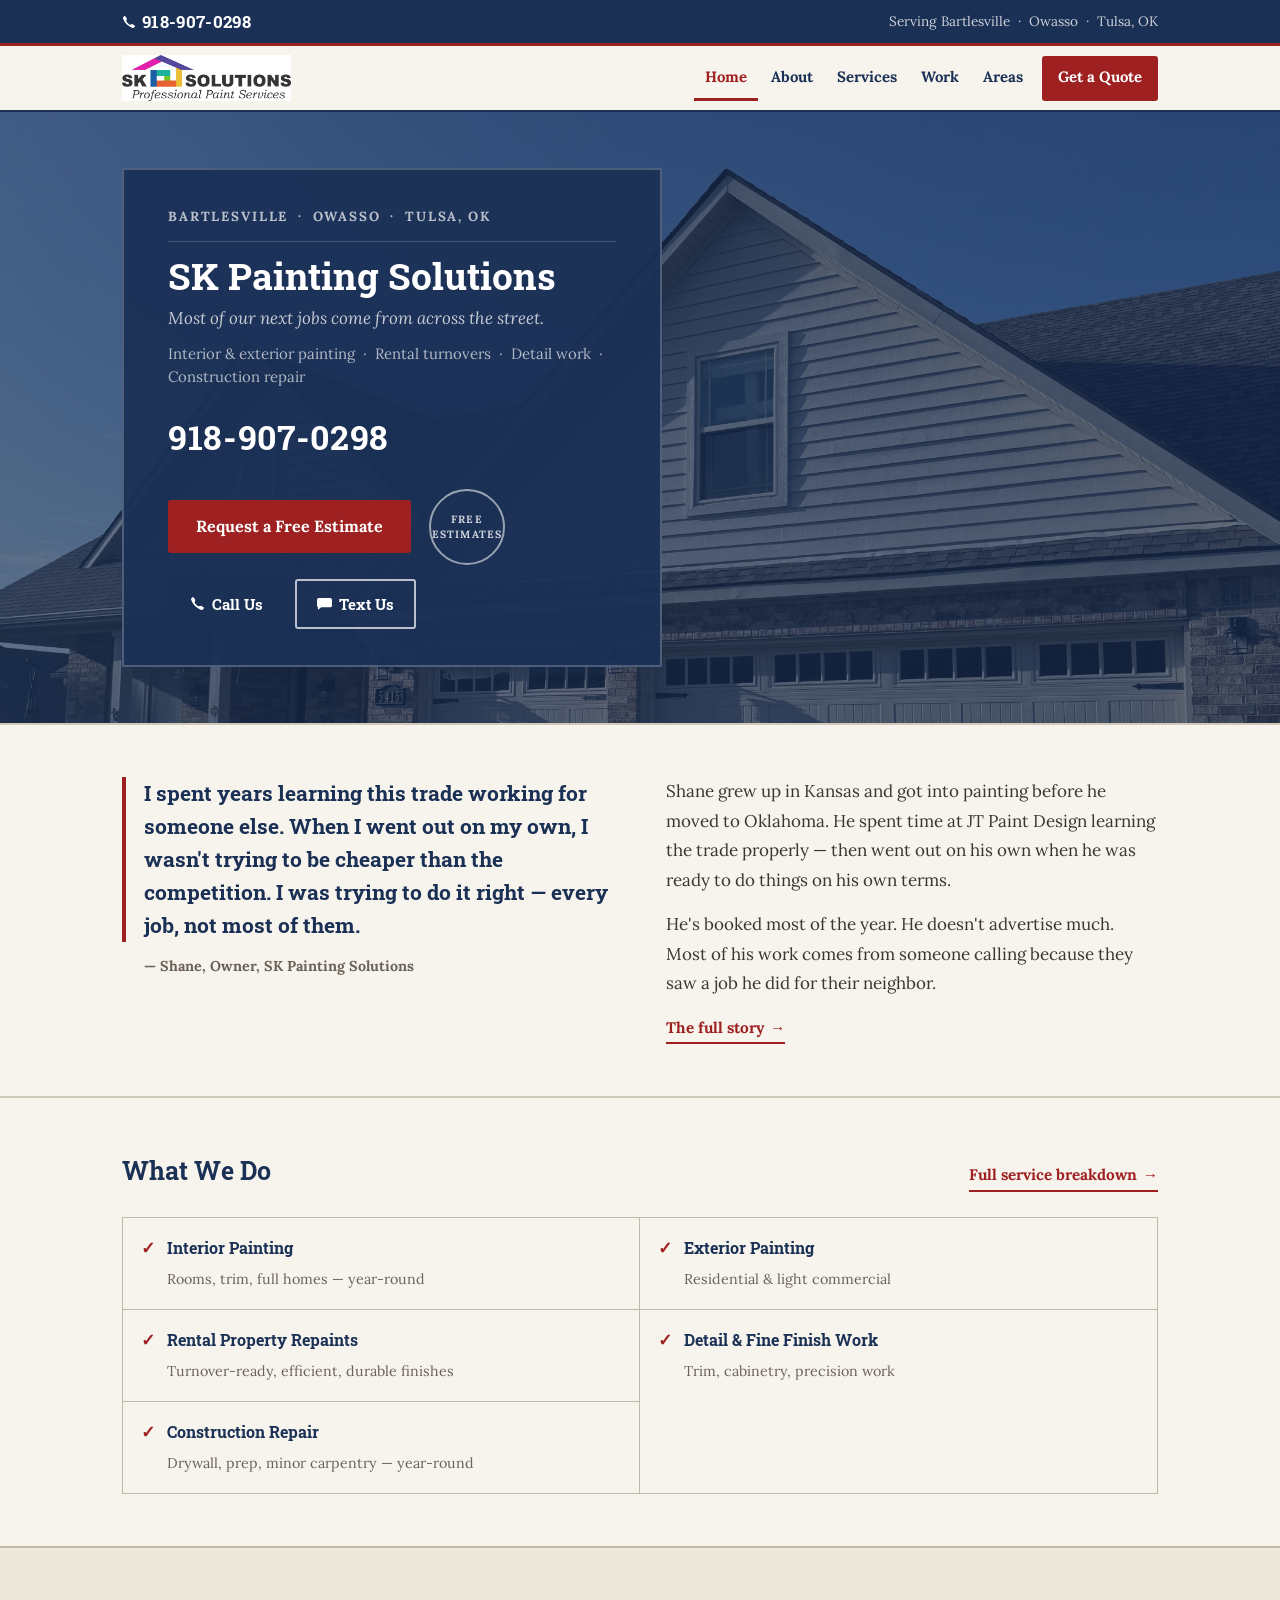
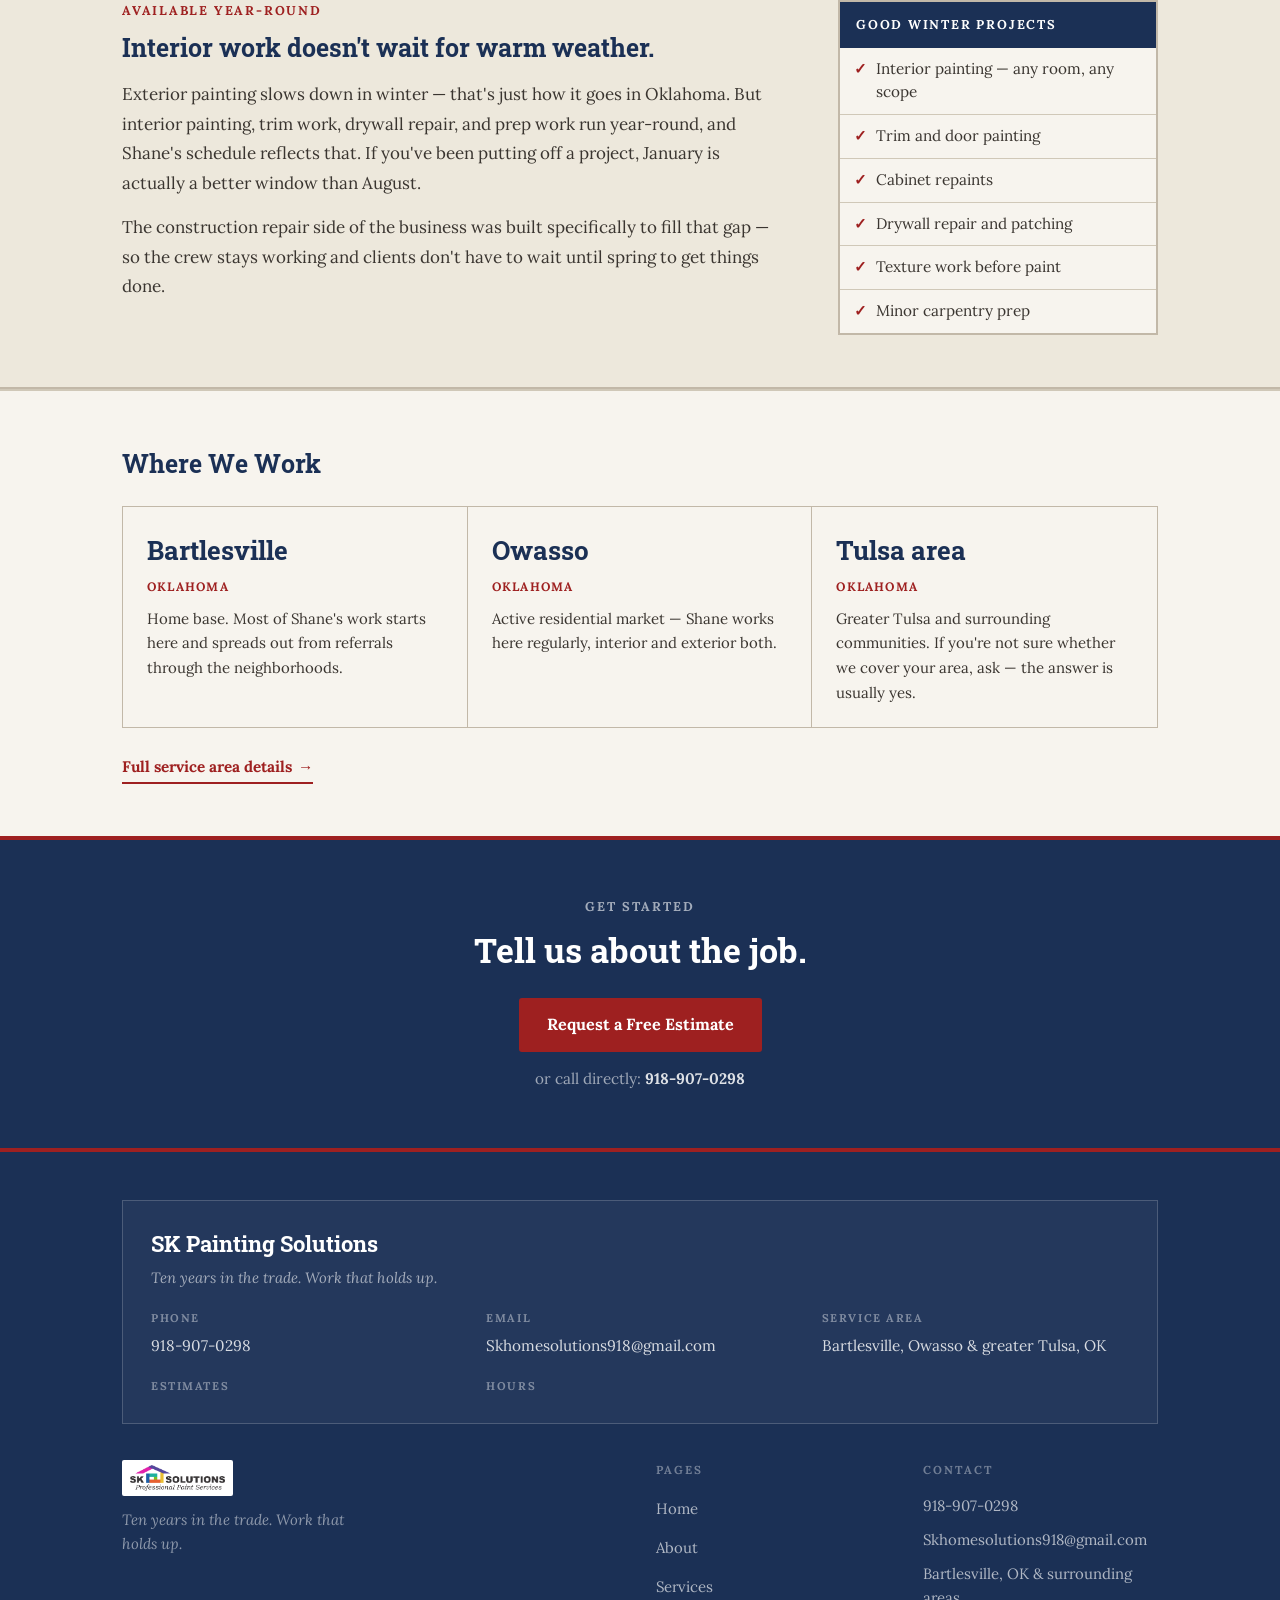
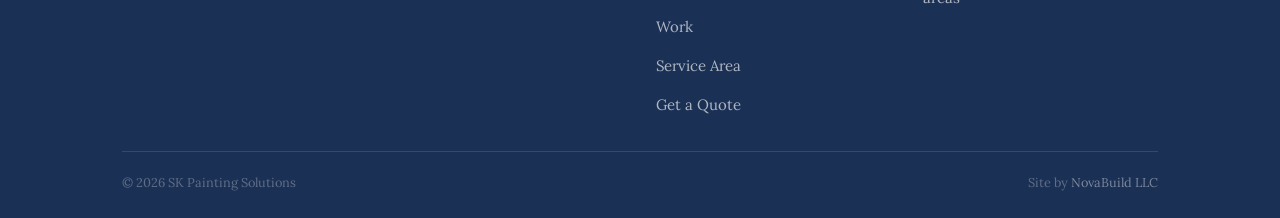
<file: index.html>
<!DOCTYPE html>
<html lang="en">
<head>
  <meta charset="UTF-8" />
  <meta name="viewport" content="width=device-width, initial-scale=1.0" />
  <title>SK Painting Solutions | Painting Contractor — Bartlesville, Owasso &amp; Tulsa, OK</title>
  <meta name="description" content="Local painting contractor serving Bartlesville, Owasso, and the greater Tulsa area. Interior and exterior painting, rental turnovers, fine detail work, and construction repair. Built on referrals." />

  <!-- Open Graph -->
  <meta property="og:title" content="SK Painting Solutions | Painting Contractor — Bartlesville, Owasso &amp; Tulsa, OK" />
  <meta property="og:description" content="Shane's been in the trade for ten years. Interior, exterior, rental turnovers, and detail work across Northeast Oklahoma." />
  <meta property="og:type" content="website" />
  <meta property="og:url" content="https://skpaintingsolutions.com/" />
  <link rel="canonical" href="https://skpaintingsolutions.com/" />

  <link rel="icon" href="data:image/svg+xml,%3Csvg xmlns='http://www.w3.org/2000/svg' viewBox='0 0 32 32'%3E%3Crect width='32' height='32' fill='%231B3055'/%3E%3Cpath d='M4 18 L16 6 L28 18 L25 18 L25 27 L7 27 L7 18Z' fill='none' stroke='%239E2020' stroke-width='1.6'/%3E%3C/svg%3E" type="image/svg+xml" />

  <!-- Google Fonts: Roboto Slab (headings) + Lora (body) -->
  <link rel="preconnect" href="https://fonts.googleapis.com" />
  <link rel="preconnect" href="https://fonts.gstatic.com" crossorigin />
  <link href="https://fonts.googleapis.com/css2?family=Lora:ital,wght@0,400;0,700;1,400&family=Roboto+Slab:wght@700&display=swap" rel="stylesheet" />

  <link rel="stylesheet" href="css/style.css" />

  <!-- GA4: drop measurement ID below when ready -->
  <!-- <script async src="https://www.googletagmanager.com/gtag/js?id=G-XXXXXXXXXX"></script>
  <script>window.dataLayer=window.dataLayer||[];function gtag(){dataLayer.push(arguments);}gtag('js',new Date());gtag('config','G-XXXXXXXXXX');</script> -->

  <!-- LocalBusiness / PaintingContractor schema -->
  <script type="application/ld+json">
  {
    "@context": "https://schema.org",
    "@type": "PaintingContractor",
    "name": "SK Painting Solutions",
    "description": "Painting contractor serving Bartlesville, Owasso, and the greater Tulsa area. Interior and exterior painting, rental turnovers, detail work, and construction repair.",
    "telephone": "918-907-0298",
    "email": "<!-- ADD EMAIL -->",
    "address": {
      "@type": "PostalAddress",
      "addressRegion": "OK",
      "addressCountry": "US"
    },
    "areaServed": [
      { "@type": "City", "name": "Bartlesville", "containedInPlace": { "@type": "State", "name": "Oklahoma" } },
      { "@type": "City", "name": "Owasso", "containedInPlace": { "@type": "State", "name": "Oklahoma" } },
      { "@type": "City", "name": "Tulsa", "containedInPlace": { "@type": "State", "name": "Oklahoma" } }
    ],
    "priceRange": "$$",
    "founder": { "@type": "Person", "name": "Shane" }
  }
  </script>
</head>
<body class="page-home">

  <!-- ====== TOP BAR ====== -->
  <div class="top-bar">
    <div class="wrap">
      <a href="tel:+19189070298" class="tb-phone">
        <svg viewBox="0 0 16 16" aria-hidden="true"><path d="M3.654 1.328a.678.678 0 0 0-1.015-.063L1.605 2.3c-.483.484-.661 1.169-.45 1.77a17.6 17.6 0 0 0 4.168 6.608 17.6 17.6 0 0 0 6.608 4.168c.601.211 1.286.033 1.77-.45l1.034-1.034a.678.678 0 0 0-.063-1.015l-2.307-1.794a.68.68 0 0 0-.58-.122l-2.19.547a1.745 1.745 0 0 1-1.657-.459L5.482 8.062a1.745 1.745 0 0 1-.46-1.657l.548-2.19a.68.68 0 0 0-.122-.58L3.654 1.328z"/></svg>
        918-907-0298
      </a>
      <span class="tb-area">Serving Bartlesville &nbsp;&middot;&nbsp; Owasso &nbsp;&middot;&nbsp; Tulsa, OK</span>
      <!-- TODO: Add "Licensed &amp; Insured" here once confirmed with Shane -->
    </div>
  </div>

  <!-- ====== NAV ====== -->
  <nav class="site-nav" role="navigation" aria-label="Main navigation">
    <div class="nav-inner">
      <a href="index.html" class="site-logo" aria-label="SK Painting Solutions — Home">
        <img src="assets/sk-logo.jpg" alt="SK Painting Solutions" class="site-logo-img">
      </a>
      <ul class="nav-links" role="list">
        <li><a href="index.html">Home</a></li>
        <li><a href="about.html">About</a></li>
        <li><a href="services.html">Services</a></li>
        <li><a href="work.html">Work</a></li>
        <li><a href="service-area.html">Areas</a></li>
        <li><a href="contact.html" class="nav-cta">Get a Quote</a></li>
      </ul>
      <button class="nav-hamburger" aria-label="Open menu" aria-expanded="false" aria-controls="mobile-panel">
        <span></span><span></span><span></span>
      </button>
    </div>
  </nav>

  <!-- ====== MOBILE NAV ====== -->
  <div class="nav-mobile-panel" id="mobile-panel" role="dialog" aria-label="Mobile navigation">
    <a href="index.html">Home</a>
    <a href="about.html">About</a>
    <a href="services.html">Services</a>
    <a href="work.html">Work</a>
    <a href="service-area.html">Areas</a>
    <a href="contact.html" class="nav-cta-mobile">Get a Quote</a>
    <a href="tel:+19189070298" class="nav-phone-mobile">918-907-0298</a>
  </div>
  <div class="nav-overlay" aria-hidden="true"></div>


  <main>

    <!-- ====== HERO ====== -->
    <section class="home-hero" aria-label="Hero">
      <img src="assets/hero-home.jpg" alt="" aria-hidden="true" loading="eager" class="hero-bg-img">
      <div class="hero-inner">
        <div class="hero-box">
          <span class="hero-eyebrow">Bartlesville &nbsp;&middot;&nbsp; Owasso &nbsp;&middot;&nbsp; Tulsa, OK</span>
          <h1>SK Painting Solutions</h1>
          <p class="hero-tagline">Most of our next jobs come from across the street.</p>
          <p class="hero-sub">Interior &amp; exterior painting &nbsp;&middot;&nbsp; Rental turnovers &nbsp;&middot;&nbsp; Detail work &nbsp;&middot;&nbsp; Construction repair</p>
          <a href="tel:+19189070298" class="hero-phone">918-907-0298</a>
          <div class="hero-actions">
            <a href="contact.html" class="btn-primary btn-clay">Request a Free Estimate</a>
            <span class="est-badge" aria-hidden="true">Free<br>Estimates</span>
          </div>
          <div class="hero-contact-btns">
            <a href="tel:+19189070298" class="btn-contact btn-contact--call">
              <svg viewBox="0 0 16 16" aria-hidden="true"><path d="M3.654 1.328a.678.678 0 0 0-1.015-.063L1.605 2.3c-.483.484-.661 1.169-.45 1.77a17.6 17.6 0 0 0 4.168 6.608 17.6 17.6 0 0 0 6.608 4.168c.601.211 1.286.033 1.77-.45l1.034-1.034a.678.678 0 0 0-.063-1.015l-2.307-1.794a.68.68 0 0 0-.58-.122l-2.19.547a1.745 1.745 0 0 1-1.657-.459L5.482 8.062a1.745 1.745 0 0 1-.46-1.657l.548-2.19a.68.68 0 0 0-.122-.58L3.654 1.328z"/></svg>
              Call Us
            </a>
            <a href="sms:+19189070298?body=Hi Shane, I saw your website and I'm interested in getting a quote from SK Painting Solutions." class="btn-contact btn-contact--text">
              <svg viewBox="0 0 16 16" aria-hidden="true"><path d="M0 4a2 2 0 0 1 2-2h12a2 2 0 0 1 2 2v6a2 2 0 0 1-2 2H4.5l-3 2.5A.5.5 0 0 1 1 14V12H2a2 2 0 0 1-2-2V4z"/></svg>
              Text Us
            </a>
          </div>
        </div>
      </div>
    </section>


    <!-- ====== ABOUT TEASER ====== -->
    <section class="home-about" aria-label="About Shane">
      <div class="wrap">
        <div class="about-quote-col">
          <p class="about-quote-text">I spent years learning this trade working for someone else. When I went out on my own, I wasn't trying to be cheaper than the competition. I was trying to do it right — every job, not most of them.</p>
          <span class="about-quote-attr">— Shane, Owner, SK Painting Solutions</span>
        </div>
        <div class="about-side">
          <p>Shane grew up in Kansas and got into painting before he moved to Oklahoma. He spent time at JT Paint Design learning the trade properly — then went out on his own when he was ready to do things on his own terms.</p>
          <p>He's booked most of the year. He doesn't advertise much. Most of his work comes from someone calling because they saw a job he did for their neighbor.</p>
          <a href="about.html" class="btn-arrow">The full story <span aria-hidden="true">→</span></a>
        </div>
      </div>
    </section>


    <!-- ====== SERVICES OVERVIEW ====== -->
    <section class="home-services" aria-label="Services">
      <div class="wrap">
        <div class="home-services-header">
          <h2>What We Do</h2>
          <a href="services.html" class="btn-arrow">Full service breakdown <span aria-hidden="true">→</span></a>
        </div>
        <div class="svc-checklist">
          <div class="svc-check-item">
            <span class="svc-check-icon">&#10003;</span>
            <div>
              <a href="services.html#interior"><span class="svc-name">Interior Painting</span></a>
              <span class="svc-desc">Rooms, trim, full homes — year-round</span>
            </div>
          </div>
          <div class="svc-check-item">
            <span class="svc-check-icon">&#10003;</span>
            <div>
              <a href="services.html#exterior"><span class="svc-name">Exterior Painting</span></a>
              <span class="svc-desc">Residential &amp; light commercial</span>
            </div>
          </div>
          <div class="svc-check-item">
            <span class="svc-check-icon">&#10003;</span>
            <div>
              <a href="services.html#rental"><span class="svc-name">Rental Property Repaints</span></a>
              <span class="svc-desc">Turnover-ready, efficient, durable finishes</span>
            </div>
          </div>
          <div class="svc-check-item">
            <span class="svc-check-icon">&#10003;</span>
            <div>
              <a href="services.html#detail"><span class="svc-name">Detail &amp; Fine Finish Work</span></a>
              <span class="svc-desc">Trim, cabinetry, precision work</span>
            </div>
          </div>
          <div class="svc-check-item">
            <span class="svc-check-icon">&#10003;</span>
            <div>
              <a href="services.html#repair"><span class="svc-name">Construction Repair</span></a>
              <span class="svc-desc">Drywall, prep, minor carpentry — year-round</span>
            </div>
          </div>
        </div>
      </div>
    </section>


    <!-- ====== SEASONAL / YEAR-ROUND ====== -->
    <section class="home-seasonal" aria-label="Year-round availability">
      <div class="wrap">
        <div class="seasonal-grid">
          <div class="seasonal-left">
            <span class="seasonal-eyebrow">Available year-round</span>
            <h2 class="seasonal-heading">Interior work doesn't wait for warm weather.</h2>
            <p class="seasonal-body">Exterior painting slows down in winter — that's just how it goes in Oklahoma. But interior painting, trim work, drywall repair, and prep work run year-round, and Shane's schedule reflects that. If you've been putting off a project, January is actually a better window than August.</p>
            <p class="seasonal-body">The construction repair side of the business was built specifically to fill that gap — so the crew stays working and clients don't have to wait until spring to get things done.</p>
          </div>
          <div class="seasonal-aside">
            <span class="seasonal-aside-label">Good winter projects</span>
            <ul>
              <li>Interior painting — any room, any scope</li>
              <li>Trim and door painting</li>
              <li>Cabinet repaints</li>
              <li>Drywall repair and patching</li>
              <li>Texture work before paint</li>
              <li>Minor carpentry prep</li>
            </ul>
          </div>
        </div>
      </div>
    </section>


    <!-- ====== SERVICE AREA CALLOUT ====== -->
    <section class="home-area" aria-label="Service area">
      <div class="wrap">
        <h2>Where We Work</h2>
        <div class="area-cities">
          <div class="area-city">
            <span class="area-city-name">Bartlesville</span>
            <span class="area-city-state">Oklahoma</span>
            <p class="area-city-desc">Home base. Most of Shane's work starts here and spreads out from referrals through the neighborhoods.</p>
          </div>
          <div class="area-city">
            <span class="area-city-name">Owasso</span>
            <span class="area-city-state">Oklahoma</span>
            <p class="area-city-desc">Active residential market — Shane works here regularly, interior and exterior both.</p>
          </div>
          <div class="area-city">
            <span class="area-city-name">Tulsa area</span>
            <span class="area-city-state">Oklahoma</span>
            <p class="area-city-desc">Greater Tulsa and surrounding communities. If you're not sure whether we cover your area, ask — the answer is usually yes.</p>
          </div>
        </div>
        <a href="service-area.html" class="btn-arrow">Full service area details <span aria-hidden="true">→</span></a>
      </div>
    </section>


    <!-- ====== CTA ====== -->
    <section class="home-cta" aria-label="Call to action">
      <div class="wrap">
        <span class="cta-eyebrow">Get started</span>
        <h2>Tell us about the job.</h2>
        <a href="contact.html" class="btn-primary btn-clay">Request a Free Estimate</a>
        <span class="cta-alt">or call directly: <a href="tel:+19189070298">918-907-0298</a></span>
      </div>
    </section>

  </main>


  <!-- ====== FOOTER ====== -->
  <footer class="site-footer" role="contentinfo">
    <div class="footer-inner">

      <div class="footer-biz-card">
        <p class="footer-biz-name">SK Painting Solutions</p>
        <p class="footer-biz-tagline">Ten years in the trade. Work that holds up.</p>
        <div class="footer-biz-details">
          <div class="footer-biz-item">
            <span class="footer-biz-label">Phone</span>
            <span class="footer-biz-val"><a href="tel:+19189070298">918-907-0298</a></span>
          </div>
          <div class="footer-biz-item">
            <span class="footer-biz-label">Email</span>
            <span class="footer-biz-val">Skhomesolutions918@gmail.com</span>
          </div>
          <div class="footer-biz-item">
            <span class="footer-biz-label">Service Area</span>
            <span class="footer-biz-val">Bartlesville, Owasso &amp; greater Tulsa, OK</span>
          </div>
          <div class="footer-biz-item">
            <span class="footer-biz-label">Estimates</span>
            <span class="footer-biz-val"><!-- TODO: Confirm free estimates --></span>
          </div>
          <div class="footer-biz-item">
            <span class="footer-biz-label">Hours</span>
            <span class="footer-biz-val"><!-- TODO: Add business hours --></span>
          </div>
        </div>
      </div>

      <div class="footer-main">
        <div class="footer-brand">
          <a href="index.html" class="site-logo" aria-label="SK Painting Solutions">
            <img src="assets/sk-logo.jpg" alt="SK Painting Solutions" class="site-logo-img">
          </a>
          <p class="footer-tagline">Ten years in the trade. Work that holds up.</p>
        </div>
        <nav class="footer-nav" aria-label="Footer navigation">
          <div class="footer-col">
            <span class="footer-col-label">Pages</span>
            <ul>
              <li><a href="index.html">Home</a></li>
              <li><a href="about.html">About</a></li>
              <li><a href="services.html">Services</a></li>
              <li><a href="work.html">Work</a></li>
              <li><a href="service-area.html">Service Area</a></li>
              <li><a href="contact.html">Get a Quote</a></li>
            </ul>
          </div>
          <div class="footer-col">
            <span class="footer-col-label">Contact</span>
            <ul>
              <li class="footer-contact-item"><a href="tel:+19189070298">918-907-0298</a></li>
              <li class="footer-contact-item"><a href="mailto:Skhomesolutions918@gmail.com">Skhomesolutions918@gmail.com</a></li>
              <li class="footer-contact-item">Bartlesville, OK &amp; surrounding areas</li>
            </ul>
          </div>
        </nav>
      </div>

      <div class="footer-bottom">
        <span>&copy; <span class="footer-year"></span> SK Painting Solutions</span>
        <span>Site by <a href="https://novabuildweb.com" target="_blank" rel="noopener noreferrer">NovaBuild LLC</a></span>
      </div>

    </div>
  </footer>

  <script src="js/main.js"></script>
</body>
</html>
</file>
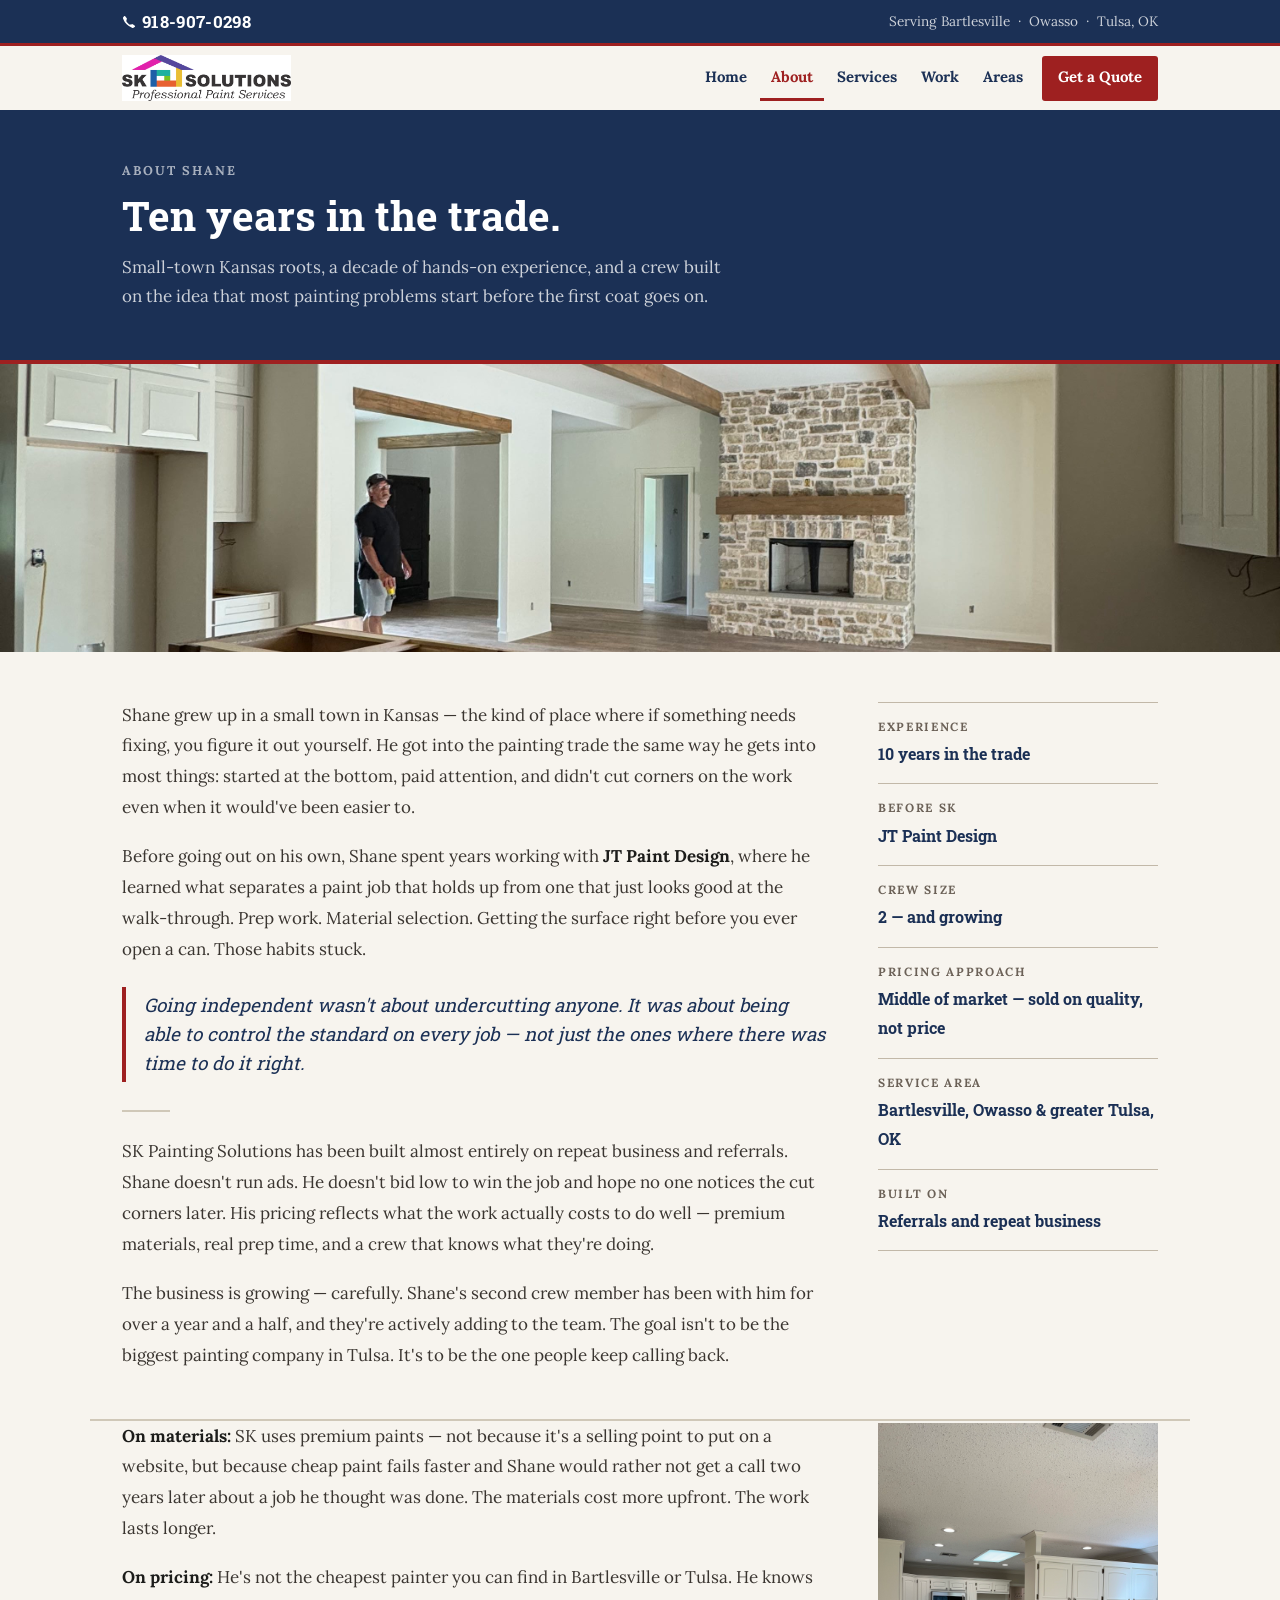
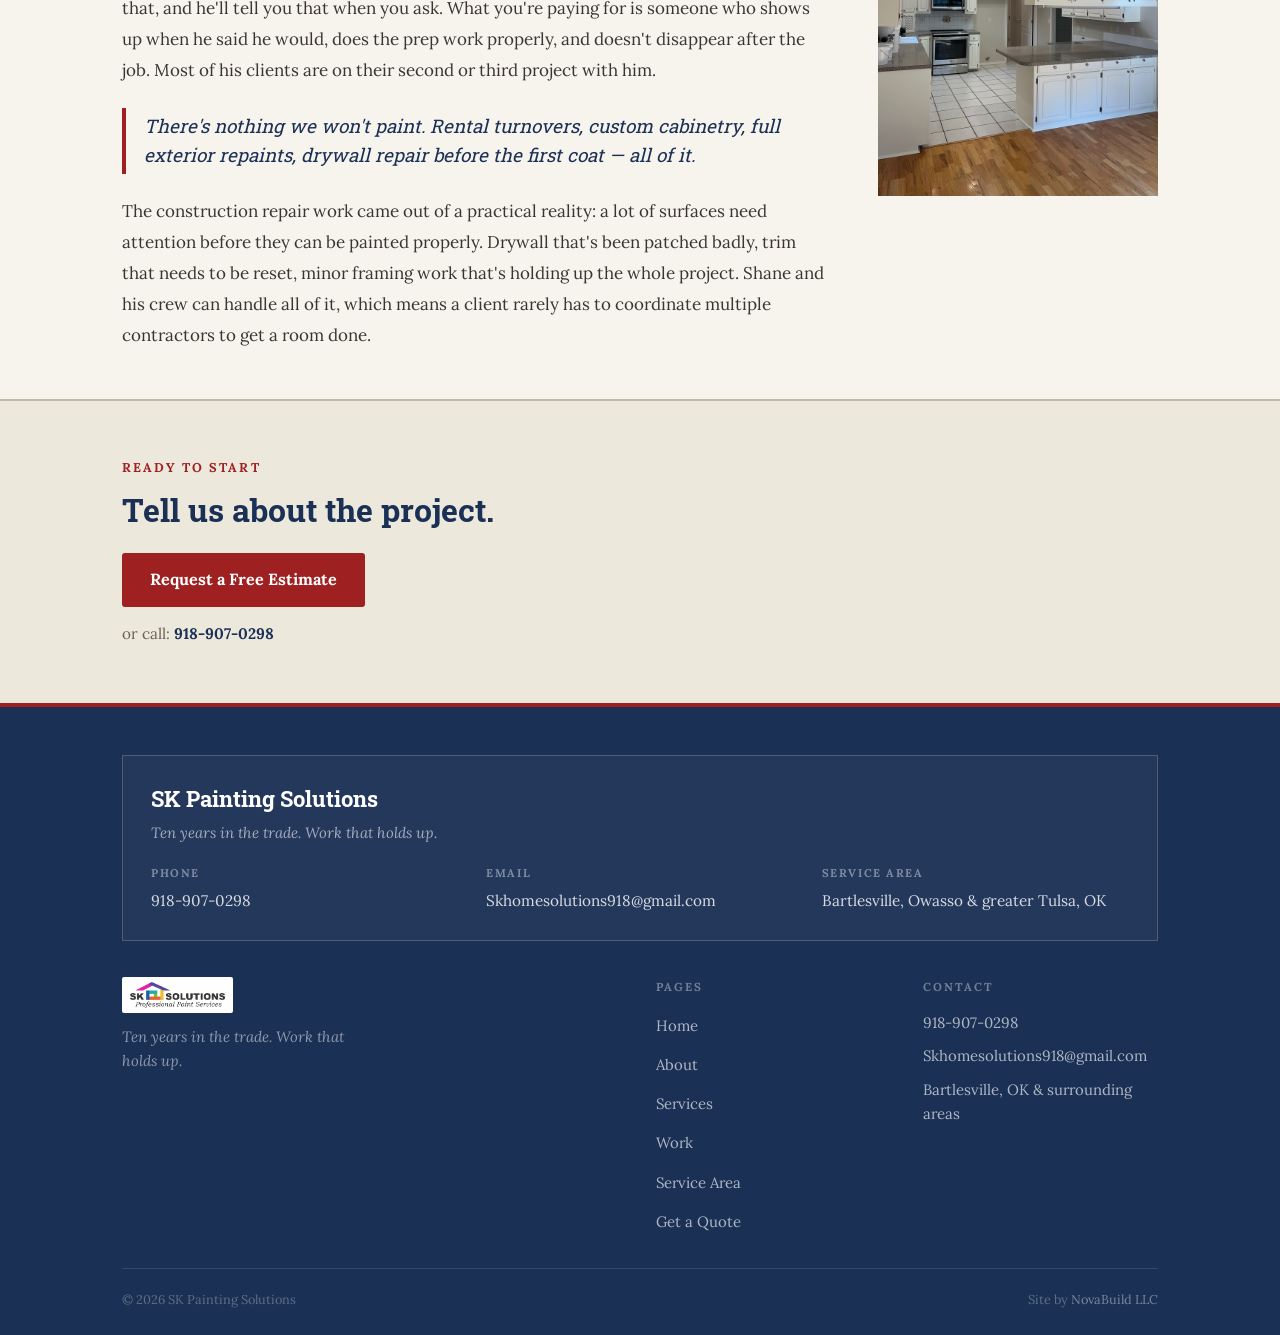
<file: about.html>
<!DOCTYPE html>
<html lang="en">
<head>
  <meta charset="UTF-8" />
  <meta name="viewport" content="width=device-width, initial-scale=1.0" />
  <title>About Shane | SK Painting Solutions — Northeast Oklahoma</title>
  <meta name="description" content="Shane has 10 years of experience in the painting trade, including time at JT Paint Design. He runs a small, quality-first crew across Bartlesville, Owasso, and the Tulsa area." />

  <meta property="og:title" content="About Shane | SK Painting Solutions" />
  <meta property="og:description" content="10 years in the trade. Built on referrals, not advertising. Shane's approach to painting is simple: do it right, use the right materials, and the work speaks for itself." />
  <meta property="og:type" content="website" />
  <meta property="og:url" content="https://skpaintingsolutions.com/about.html" />
  <link rel="canonical" href="https://skpaintingsolutions.com/about.html" />

  <link rel="icon" href="data:image/svg+xml,%3Csvg xmlns='http://www.w3.org/2000/svg' viewBox='0 0 32 32'%3E%3Crect width='32' height='32' fill='%231B3055'/%3E%3Cpath d='M4 18 L16 6 L28 18 L25 18 L25 27 L7 27 L7 18Z' fill='none' stroke='%239E2020' stroke-width='1.6'/%3E%3C/svg%3E" type="image/svg+xml" />

  <link rel="preconnect" href="https://fonts.googleapis.com" />
  <link rel="preconnect" href="https://fonts.gstatic.com" crossorigin />
  <link href="https://fonts.googleapis.com/css2?family=Lora:ital,wght@0,400;0,700;1,400&family=Roboto+Slab:wght@700&display=swap" rel="stylesheet" />

  <link rel="stylesheet" href="css/style.css" />

  <!-- GA4: drop measurement ID below when ready -->
  <!-- <script async src="https://www.googletagmanager.com/gtag/js?id=G-XXXXXXXXXX"></script>
  <script>window.dataLayer=window.dataLayer||[];function gtag(){dataLayer.push(arguments);}gtag('js',new Date());gtag('config','G-XXXXXXXXXX');</script> -->
</head>
<body class="page-about">

  <!-- ====== TOP BAR ====== -->
  <div class="top-bar">
    <div class="wrap">
      <a href="tel:+19189070298" class="tb-phone">
        <svg viewBox="0 0 16 16" aria-hidden="true"><path d="M3.654 1.328a.678.678 0 0 0-1.015-.063L1.605 2.3c-.483.484-.661 1.169-.45 1.77a17.6 17.6 0 0 0 4.168 6.608 17.6 17.6 0 0 0 6.608 4.168c.601.211 1.286.033 1.77-.45l1.034-1.034a.678.678 0 0 0-.063-1.015l-2.307-1.794a.68.68 0 0 0-.58-.122l-2.19.547a1.745 1.745 0 0 1-1.657-.459L5.482 8.062a1.745 1.745 0 0 1-.46-1.657l.548-2.19a.68.68 0 0 0-.122-.58L3.654 1.328z"/></svg>
        918-907-0298
      </a>
      <span class="tb-area">Serving Bartlesville &nbsp;&middot;&nbsp; Owasso &nbsp;&middot;&nbsp; Tulsa, OK</span>
    </div>
  </div>

  <!-- ====== NAV ====== -->
  <nav class="site-nav" role="navigation" aria-label="Main navigation">
    <div class="nav-inner">
      <a href="index.html" class="site-logo" aria-label="SK Painting Solutions — Home">
        <img src="assets/sk-logo.jpg" alt="SK Painting Solutions" class="site-logo-img">
      </a>
      <ul class="nav-links" role="list">
        <li><a href="index.html">Home</a></li>
        <li><a href="about.html">About</a></li>
        <li><a href="services.html">Services</a></li>
        <li><a href="work.html">Work</a></li>
        <li><a href="service-area.html">Areas</a></li>
        <li><a href="contact.html" class="nav-cta">Get a Quote</a></li>
      </ul>
      <button class="nav-hamburger" aria-label="Open menu" aria-expanded="false" aria-controls="mobile-panel">
        <span></span><span></span><span></span>
      </button>
    </div>
  </nav>

  <div class="nav-mobile-panel" id="mobile-panel" role="dialog" aria-label="Mobile navigation">
    <a href="index.html">Home</a>
    <a href="about.html">About</a>
    <a href="services.html">Services</a>
    <a href="work.html">Work</a>
    <a href="service-area.html">Areas</a>
    <a href="contact.html" class="nav-cta-mobile">Get a Quote</a>
    <a href="tel:+19189070298" class="nav-phone-mobile">918-907-0298</a>
  </div>
  <div class="nav-overlay" aria-hidden="true"></div>


  <main>

    <!-- ====== PAGE HEADER ====== -->
    <header class="page-header" aria-label="About page">
      <div class="wrap">
        <span class="page-header-eyebrow">About Shane</span>
        <h1>Ten years in the trade.</h1>
        <p class="page-header-lead">Small-town Kansas roots, a decade of hands-on experience, and a crew built on the idea that most painting problems start before the first coat goes on.</p>
      </div>
    </header>


    <!-- ====== HERO IMAGE ====== -->
    <div class="about-page-image">
      <img src="assets/work/work-1785.jpg" alt="Interior repaint in progress — open two-story great room" loading="lazy" />
    </div>


    <!-- ====== STORY BODY ====== -->
    <div class="about-body">
      <div class="about-text">
        <p>Shane grew up in a small town in Kansas — the kind of place where if something needs fixing, you figure it out yourself. He got into the painting trade the same way he gets into most things: started at the bottom, paid attention, and didn't cut corners on the work even when it would've been easier to.</p>

        <p>Before going out on his own, Shane spent years working with <strong>JT Paint Design</strong>, where he learned what separates a paint job that holds up from one that just looks good at the walk-through. Prep work. Material selection. Getting the surface right before you ever open a can. Those habits stuck.</p>

        <p class="pull-quote">Going independent wasn't about undercutting anyone. It was about being able to control the standard on every job — not just the ones where there was time to do it right.</p>

        <span class="about-section-break" aria-hidden="true"></span>

        <p>SK Painting Solutions has been built almost entirely on repeat business and referrals. Shane doesn't run ads. He doesn't bid low to win the job and hope no one notices the cut corners later. His pricing reflects what the work actually costs to do well — premium materials, real prep time, and a crew that knows what they're doing.</p>

        <p>The business is growing — carefully. Shane's second crew member has been with him for over a year and a half, and they're actively adding to the team. The goal isn't to be the biggest painting company in Tulsa. It's to be the one people keep calling back.</p>
      </div>

      <div class="about-sidebar" role="complementary" aria-label="At a glance">
        <div class="about-credential">
          <span class="cred-tag">Experience</span>
          <span class="cred-val">10 years in the trade</span>
        </div>
        <div class="about-credential">
          <span class="cred-tag">Before SK</span>
          <span class="cred-val">JT Paint Design</span>
        </div>
        <div class="about-credential">
          <span class="cred-tag">Crew size</span>
          <span class="cred-val">2 — and growing</span>
        </div>
        <div class="about-credential">
          <span class="cred-tag">Pricing approach</span>
          <span class="cred-val">Middle of market — sold on quality, not price</span>
        </div>
        <div class="about-credential">
          <span class="cred-tag">Service area</span>
          <span class="cred-val">Bartlesville, Owasso &amp; greater Tulsa, OK</span>
        </div>
        <div class="about-credential">
          <span class="cred-tag">Built on</span>
          <span class="cred-val">Referrals and repeat business</span>
        </div>
      </div>
    </div>


    <!-- ====== SECOND SECTION: Materials + Standards ====== -->
    <div class="about-body" style="padding-top: 0; border-top: 2px solid var(--rule);">
      <div class="about-text">
        <p><strong>On materials:</strong> SK uses premium paints — not because it's a selling point to put on a website, but because cheap paint fails faster and Shane would rather not get a call two years later about a job he thought was done. The materials cost more upfront. The work lasts longer.</p>

        <p><strong>On pricing:</strong> He's not the cheapest painter you can find in Bartlesville or Tulsa. He knows that, and he'll tell you that when you ask. What you're paying for is someone who shows up when he said he would, does the prep work properly, and doesn't disappear after the job. Most of his clients are on their second or third project with him.</p>

        <p class="pull-quote">There's nothing we won't paint. Rental turnovers, custom cabinetry, full exterior repaints, drywall repair before the first coat — all of it.</p>

        <p>The construction repair work came out of a practical reality: a lot of surfaces need attention before they can be painted properly. Drywall that's been patched badly, trim that needs to be reset, minor framing work that's holding up the whole project. Shane and his crew can handle all of it, which means a client rarely has to coordinate multiple contractors to get a room done.</p>
      </div>

      <div class="about-sidebar">
        <img src="assets/work/work-9897.jpg" alt="Kitchen cabinet repaint — white cabinets finished" loading="lazy" style="width:100%;height:100%;object-fit:cover;display:block;" />
      </div>
    </div>

  </main>


  <!-- ====== PAGE CTA ====== -->
  <section class="page-cta page-cta--left" aria-label="Call to action">
    <div class="wrap">
      <span class="cta-eyebrow">Ready to start</span>
      <h2>Tell us about the project.</h2>
      <a href="contact.html" class="btn-primary btn-clay">Request a Free Estimate</a>
      <span class="cta-alt">or call: <a href="tel:+19189070298">918-907-0298</a></span>
    </div>
  </section>


  <!-- ====== FOOTER ====== -->
  <footer class="site-footer" role="contentinfo">
    <div class="footer-inner">

      <div class="footer-biz-card">
        <p class="footer-biz-name">SK Painting Solutions</p>
        <p class="footer-biz-tagline">Ten years in the trade. Work that holds up.</p>
        <div class="footer-biz-details">
          <div class="footer-biz-item">
            <span class="footer-biz-label">Phone</span>
            <span class="footer-biz-val"><a href="tel:+19189070298">918-907-0298</a></span>
          </div>
          <div class="footer-biz-item">
            <span class="footer-biz-label">Email</span>
            <span class="footer-biz-val">Skhomesolutions918@gmail.com</span>
          </div>
          <div class="footer-biz-item">
            <span class="footer-biz-label">Service Area</span>
            <span class="footer-biz-val">Bartlesville, Owasso &amp; greater Tulsa, OK</span>
          </div>
        </div>
      </div>

      <div class="footer-main">
        <div class="footer-brand">
          <a href="index.html" class="site-logo" aria-label="SK Painting Solutions">
            <img src="assets/sk-logo.jpg" alt="SK Painting Solutions" class="site-logo-img">
          </a>
          <p class="footer-tagline">Ten years in the trade. Work that holds up.</p>
        </div>
        <nav class="footer-nav" aria-label="Footer navigation">
          <div class="footer-col">
            <span class="footer-col-label">Pages</span>
            <ul>
              <li><a href="index.html">Home</a></li>
              <li><a href="about.html">About</a></li>
              <li><a href="services.html">Services</a></li>
              <li><a href="work.html">Work</a></li>
              <li><a href="service-area.html">Service Area</a></li>
              <li><a href="contact.html">Get a Quote</a></li>
            </ul>
          </div>
          <div class="footer-col">
            <span class="footer-col-label">Contact</span>
            <ul>
              <li class="footer-contact-item"><a href="tel:+19189070298">918-907-0298</a></li>
              <li class="footer-contact-item"><a href="mailto:Skhomesolutions918@gmail.com">Skhomesolutions918@gmail.com</a></li>
              <li class="footer-contact-item">Bartlesville, OK &amp; surrounding areas</li>
            </ul>
          </div>
        </nav>
      </div>

      <div class="footer-bottom">
        <span>&copy; <span class="footer-year"></span> SK Painting Solutions</span>
        <span>Site by <a href="https://novabuildweb.com" target="_blank" rel="noopener noreferrer">NovaBuild LLC</a></span>
      </div>

    </div>
  </footer>

  <script src="js/main.js"></script>
</body>
</html>
</file>
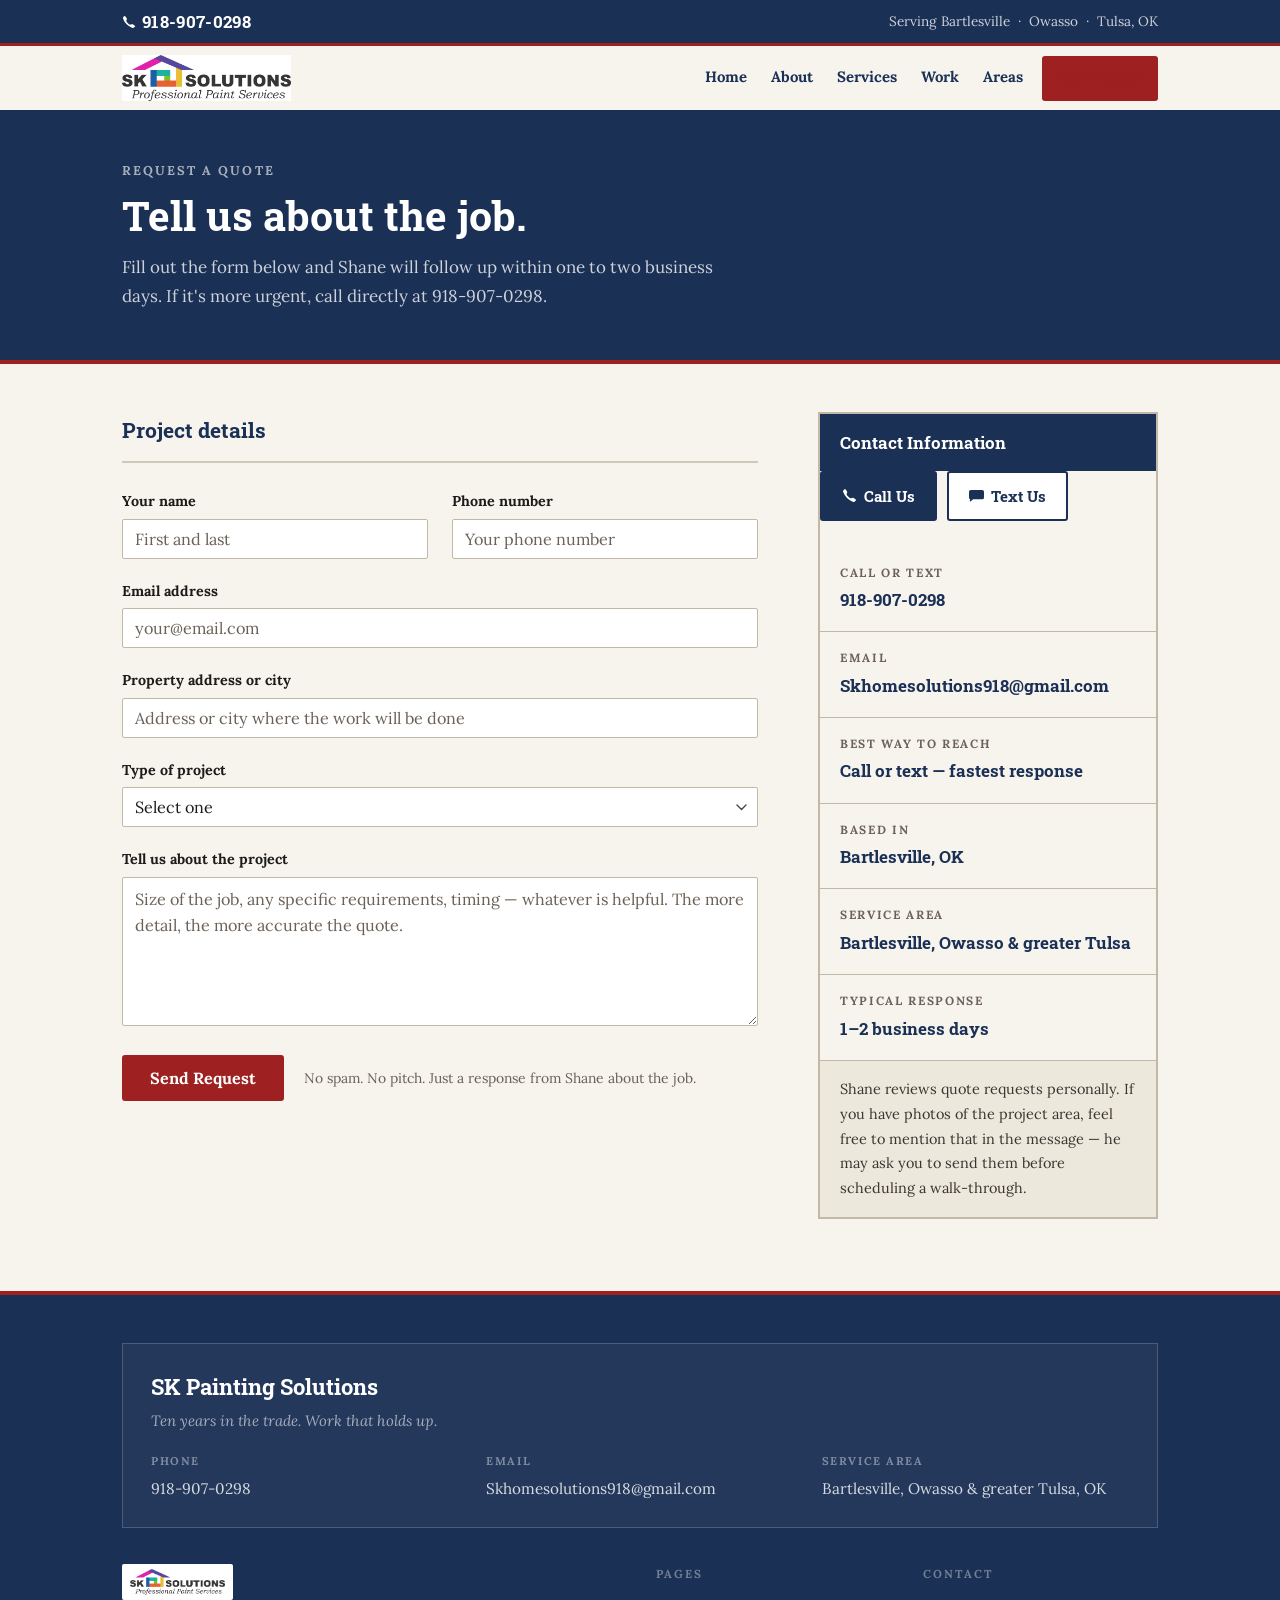
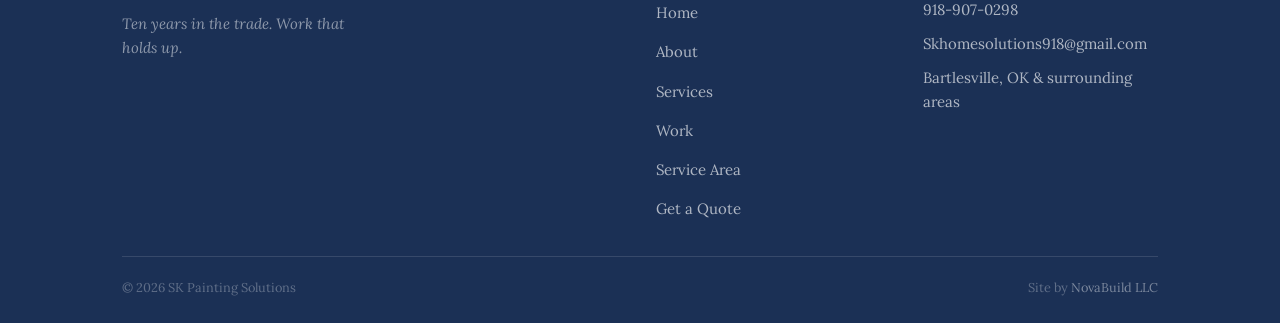
<file: contact.html>
<!DOCTYPE html>
<html lang="en">
<head>
  <meta charset="UTF-8" />
  <meta name="viewport" content="width=device-width, initial-scale=1.0" />
  <title>Get a Quote | SK Painting Solutions — Bartlesville, Owasso &amp; Tulsa, OK</title>
  <meta name="description" content="Request a quote from SK Painting Solutions. Interior and exterior painting, rental turnovers, and construction repair across Bartlesville, Owasso, and the Tulsa area." />

  <meta property="og:title" content="Get a Quote | SK Painting Solutions" />
  <meta property="og:description" content="Tell us about the project. Shane will follow up within 1–2 business days." />
  <meta property="og:type" content="website" />
  <meta property="og:url" content="https://skpaintingsolutions.com/contact.html" />
  <link rel="canonical" href="https://skpaintingsolutions.com/contact.html" />

  <link rel="icon" href="data:image/svg+xml,%3Csvg xmlns='http://www.w3.org/2000/svg' viewBox='0 0 32 32'%3E%3Crect width='32' height='32' fill='%231B3055'/%3E%3Cpath d='M4 18 L16 6 L28 18 L25 18 L25 27 L7 27 L7 18Z' fill='none' stroke='%239E2020' stroke-width='1.6'/%3E%3C/svg%3E" type="image/svg+xml" />

  <link rel="preconnect" href="https://fonts.googleapis.com" />
  <link rel="preconnect" href="https://fonts.gstatic.com" crossorigin />
  <link href="https://fonts.googleapis.com/css2?family=Lora:ital,wght@0,400;0,700;1,400&family=Roboto+Slab:wght@700&display=swap" rel="stylesheet" />

  <link rel="stylesheet" href="css/style.css" />

  <!-- GA4: drop measurement ID below when ready -->
  <!-- <script async src="https://www.googletagmanager.com/gtag/js?id=G-XXXXXXXXXX"></script>
  <script>window.dataLayer=window.dataLayer||[];function gtag(){dataLayer.push(arguments);}gtag('js',new Date());gtag('config','G-XXXXXXXXXX');</script> -->
</head>
<body class="page-contact">

  <!-- ====== TOP BAR ====== -->
  <div class="top-bar">
    <div class="wrap">
      <a href="tel:+19189070298" class="tb-phone">
        <svg viewBox="0 0 16 16" aria-hidden="true"><path d="M3.654 1.328a.678.678 0 0 0-1.015-.063L1.605 2.3c-.483.484-.661 1.169-.45 1.77a17.6 17.6 0 0 0 4.168 6.608 17.6 17.6 0 0 0 6.608 4.168c.601.211 1.286.033 1.77-.45l1.034-1.034a.678.678 0 0 0-.063-1.015l-2.307-1.794a.68.68 0 0 0-.58-.122l-2.19.547a1.745 1.745 0 0 1-1.657-.459L5.482 8.062a1.745 1.745 0 0 1-.46-1.657l.548-2.19a.68.68 0 0 0-.122-.58L3.654 1.328z"/></svg>
        918-907-0298
      </a>
      <span class="tb-area">Serving Bartlesville &nbsp;&middot;&nbsp; Owasso &nbsp;&middot;&nbsp; Tulsa, OK</span>
    </div>
  </div>

  <!-- ====== NAV ====== -->
  <nav class="site-nav" role="navigation" aria-label="Main navigation">
    <div class="nav-inner">
      <a href="index.html" class="site-logo" aria-label="SK Painting Solutions — Home">
        <img src="assets/sk-logo.jpg" alt="SK Painting Solutions" class="site-logo-img">
      </a>
      <ul class="nav-links" role="list">
        <li><a href="index.html">Home</a></li>
        <li><a href="about.html">About</a></li>
        <li><a href="services.html">Services</a></li>
        <li><a href="work.html">Work</a></li>
        <li><a href="service-area.html">Areas</a></li>
        <li><a href="contact.html" class="nav-cta">Get a Quote</a></li>
      </ul>
      <button class="nav-hamburger" aria-label="Open menu" aria-expanded="false" aria-controls="mobile-panel">
        <span></span><span></span><span></span>
      </button>
    </div>
  </nav>

  <div class="nav-mobile-panel" id="mobile-panel" role="dialog" aria-label="Mobile navigation">
    <a href="index.html">Home</a>
    <a href="about.html">About</a>
    <a href="services.html">Services</a>
    <a href="work.html">Work</a>
    <a href="service-area.html">Areas</a>
    <a href="contact.html" class="nav-cta-mobile">Get a Quote</a>
    <a href="tel:+19189070298" class="nav-phone-mobile">918-907-0298</a>
  </div>
  <div class="nav-overlay" aria-hidden="true"></div>


  <main>

    <!-- ====== PAGE HEADER ====== -->
    <header class="page-header" aria-label="Contact">
      <div class="wrap">
        <span class="page-header-eyebrow">Request a quote</span>
        <h1>Tell us about the job.</h1>
        <p class="page-header-lead">Fill out the form below and Shane will follow up within one to two business days. If it's more urgent, call directly at 918-907-0298.</p>
      </div>
    </header>


    <!-- ====== CONTACT LAYOUT ====== -->
    <div class="contact-layout">

      <!-- Form -->
      <div>

        <!-- Success message shown by JS if ?success=1 in URL after Netlify submission -->
        <div class="form-success" id="form-success" role="alert" aria-live="polite">
          <p><strong>Got it.</strong> Shane will be in touch within 1–2 business days. If you need to reach him sooner, call directly at 918-907-0298.</p>
        </div>

        <!--
          Netlify Forms setup:
          - data-netlify="true" enables Netlify form handling
          - name attribute must match the hidden form-name input value
          - action redirects to this same page with ?success=1 so the JS shows the success message
        -->
        <form
          id="quote-form"
          name="quote-request"
          method="POST"
          data-netlify="true"
          action="/contact.html?success=1"
          aria-label="Request a quote"
        >
          <!-- Required by Netlify Forms -->
          <input type="hidden" name="form-name" value="quote-request" />

          <p class="quote-form-heading">Project details</p>

          <div class="form-row">
            <div class="form-group">
              <label for="name">Your name</label>
              <input
                type="text"
                id="name"
                name="name"
                placeholder="First and last"
                autocomplete="name"
                required
              />
            </div>
            <div class="form-group">
              <label for="phone">Phone number</label>
              <input
                type="tel"
                id="phone"
                name="phone"
                placeholder="Your phone number"
                autocomplete="tel"
                required
              />
            </div>
          </div>

          <div class="form-group">
            <label for="email">Email address</label>
            <input
              type="email"
              id="email"
              name="email"
              placeholder="your@email.com"
              autocomplete="email"
              required
            />
          </div>

          <div class="form-group">
            <label for="address">Property address or city</label>
            <input
              type="text"
              id="address"
              name="address"
              placeholder="Address or city where the work will be done"
              autocomplete="street-address"
            />
          </div>

          <div class="form-group">
            <label for="project-type">Type of project</label>
            <select id="project-type" name="project-type" required>
              <option value="" disabled selected>Select one</option>
              <option value="interior-painting">Interior Painting</option>
              <option value="exterior-painting">Exterior Painting</option>
              <option value="rental-repaint">Rental Property Repaint</option>
              <option value="detail-finish">Detail / Fine Finish Work (trim, cabinets)</option>
              <option value="construction-repair">Construction Repair (drywall, carpentry)</option>
              <option value="multiple">Multiple services</option>
              <option value="not-sure">Not sure yet — need a conversation</option>
            </select>
          </div>

          <div class="form-group">
            <label for="message">Tell us about the project</label>
            <textarea
              id="message"
              name="message"
              placeholder="Size of the job, any specific requirements, timing — whatever is helpful. The more detail, the more accurate the quote."
              rows="5"
            ></textarea>
          </div>

          <div class="form-submit-row">
            <button type="submit" class="btn-primary btn-clay">Send Request</button>
            <p class="form-notice">No spam. No pitch. Just a response from Shane about the job.</p>
          </div>

        </form>
      </div>

      <!-- Info panel -->
      <aside class="contact-info-panel" aria-label="Direct contact information">
        <div class="contact-info-panel-head">Contact Information</div>

        <div class="contact-direct-btns">
          <a href="tel:+19189070298" class="btn-contact btn-contact--call">
            <svg viewBox="0 0 16 16" aria-hidden="true"><path d="M3.654 1.328a.678.678 0 0 0-1.015-.063L1.605 2.3c-.483.484-.661 1.169-.45 1.77a17.6 17.6 0 0 0 4.168 6.608 17.6 17.6 0 0 0 6.608 4.168c.601.211 1.286.033 1.77-.45l1.034-1.034a.678.678 0 0 0-.063-1.015l-2.307-1.794a.68.68 0 0 0-.58-.122l-2.19.547a1.745 1.745 0 0 1-1.657-.459L5.482 8.062a1.745 1.745 0 0 1-.46-1.657l.548-2.19a.68.68 0 0 0-.122-.58L3.654 1.328z"/></svg>
            Call Us
          </a>
          <a href="sms:+19189070298?body=Hi Shane, I saw your website and I'm interested in getting a quote from SK Painting Solutions." class="btn-contact btn-contact--text">
            <svg viewBox="0 0 16 16" aria-hidden="true"><path d="M0 4a2 2 0 0 1 2-2h12a2 2 0 0 1 2 2v6a2 2 0 0 1-2 2H4.5l-3 2.5A.5.5 0 0 1 1 14V12H2a2 2 0 0 1-2-2V4z"/></svg>
            Text Us
          </a>
        </div>

        <div class="contact-info-block">
          <span class="contact-info-label">Call or text</span>
          <span class="contact-info-val">
            <a href="tel:+19189070298">918-907-0298</a>
          </span>
        </div>
        <div class="contact-info-block">
          <span class="contact-info-label">Email</span>
          <span class="contact-info-val">
            <a href="mailto:Skhomesolutions918@gmail.com">Skhomesolutions918@gmail.com</a>
          </span>
        </div>
        <div class="contact-info-block">
          <span class="contact-info-label">Best way to reach</span>
          <span class="contact-info-val">Call or text — fastest response</span>
        </div>
        <div class="contact-info-block">
          <span class="contact-info-label">Based in</span>
          <span class="contact-info-val">Bartlesville, OK</span>
        </div>
        <div class="contact-info-block">
          <span class="contact-info-label">Service area</span>
          <span class="contact-info-val">Bartlesville, Owasso &amp; greater Tulsa</span>
        </div>
        <div class="contact-info-block">
          <span class="contact-info-label">Typical response</span>
          <span class="contact-info-val">1–2 business days</span>
        </div>
        <p class="contact-response-note">Shane reviews quote requests personally. If you have photos of the project area, feel free to mention that in the message — he may ask you to send them before scheduling a walk-through.</p>
      </aside>

    </div>

  </main>


  <!-- ====== FOOTER ====== -->
  <footer class="site-footer" role="contentinfo">
    <div class="footer-inner">

      <div class="footer-biz-card">
        <p class="footer-biz-name">SK Painting Solutions</p>
        <p class="footer-biz-tagline">Ten years in the trade. Work that holds up.</p>
        <div class="footer-biz-details">
          <div class="footer-biz-item">
            <span class="footer-biz-label">Phone</span>
            <span class="footer-biz-val"><a href="tel:+19189070298">918-907-0298</a></span>
          </div>
          <div class="footer-biz-item">
            <span class="footer-biz-label">Email</span>
            <span class="footer-biz-val">Skhomesolutions918@gmail.com</span>
          </div>
          <div class="footer-biz-item">
            <span class="footer-biz-label">Service Area</span>
            <span class="footer-biz-val">Bartlesville, Owasso &amp; greater Tulsa, OK</span>
          </div>
        </div>
      </div>

      <div class="footer-main">
        <div class="footer-brand">
          <a href="index.html" class="site-logo" aria-label="SK Painting Solutions">
            <img src="assets/sk-logo.jpg" alt="SK Painting Solutions" class="site-logo-img">
          </a>
          <p class="footer-tagline">Ten years in the trade. Work that holds up.</p>
        </div>
        <nav class="footer-nav" aria-label="Footer navigation">
          <div class="footer-col">
            <span class="footer-col-label">Pages</span>
            <ul>
              <li><a href="index.html">Home</a></li>
              <li><a href="about.html">About</a></li>
              <li><a href="services.html">Services</a></li>
              <li><a href="work.html">Work</a></li>
              <li><a href="service-area.html">Service Area</a></li>
              <li><a href="contact.html">Get a Quote</a></li>
            </ul>
          </div>
          <div class="footer-col">
            <span class="footer-col-label">Contact</span>
            <ul>
              <li class="footer-contact-item"><a href="tel:+19189070298">918-907-0298</a></li>
              <li class="footer-contact-item"><a href="mailto:Skhomesolutions918@gmail.com">Skhomesolutions918@gmail.com</a></li>
              <li class="footer-contact-item">Bartlesville, OK &amp; surrounding areas</li>
            </ul>
          </div>
        </nav>
      </div>

      <div class="footer-bottom">
        <span>&copy; <span class="footer-year"></span> SK Painting Solutions</span>
        <span>Site by <a href="https://novabuildweb.com" target="_blank" rel="noopener noreferrer">NovaBuild LLC</a></span>
      </div>

    </div>
  </footer>

  <script src="js/main.js"></script>
</body>
</html>
</file>
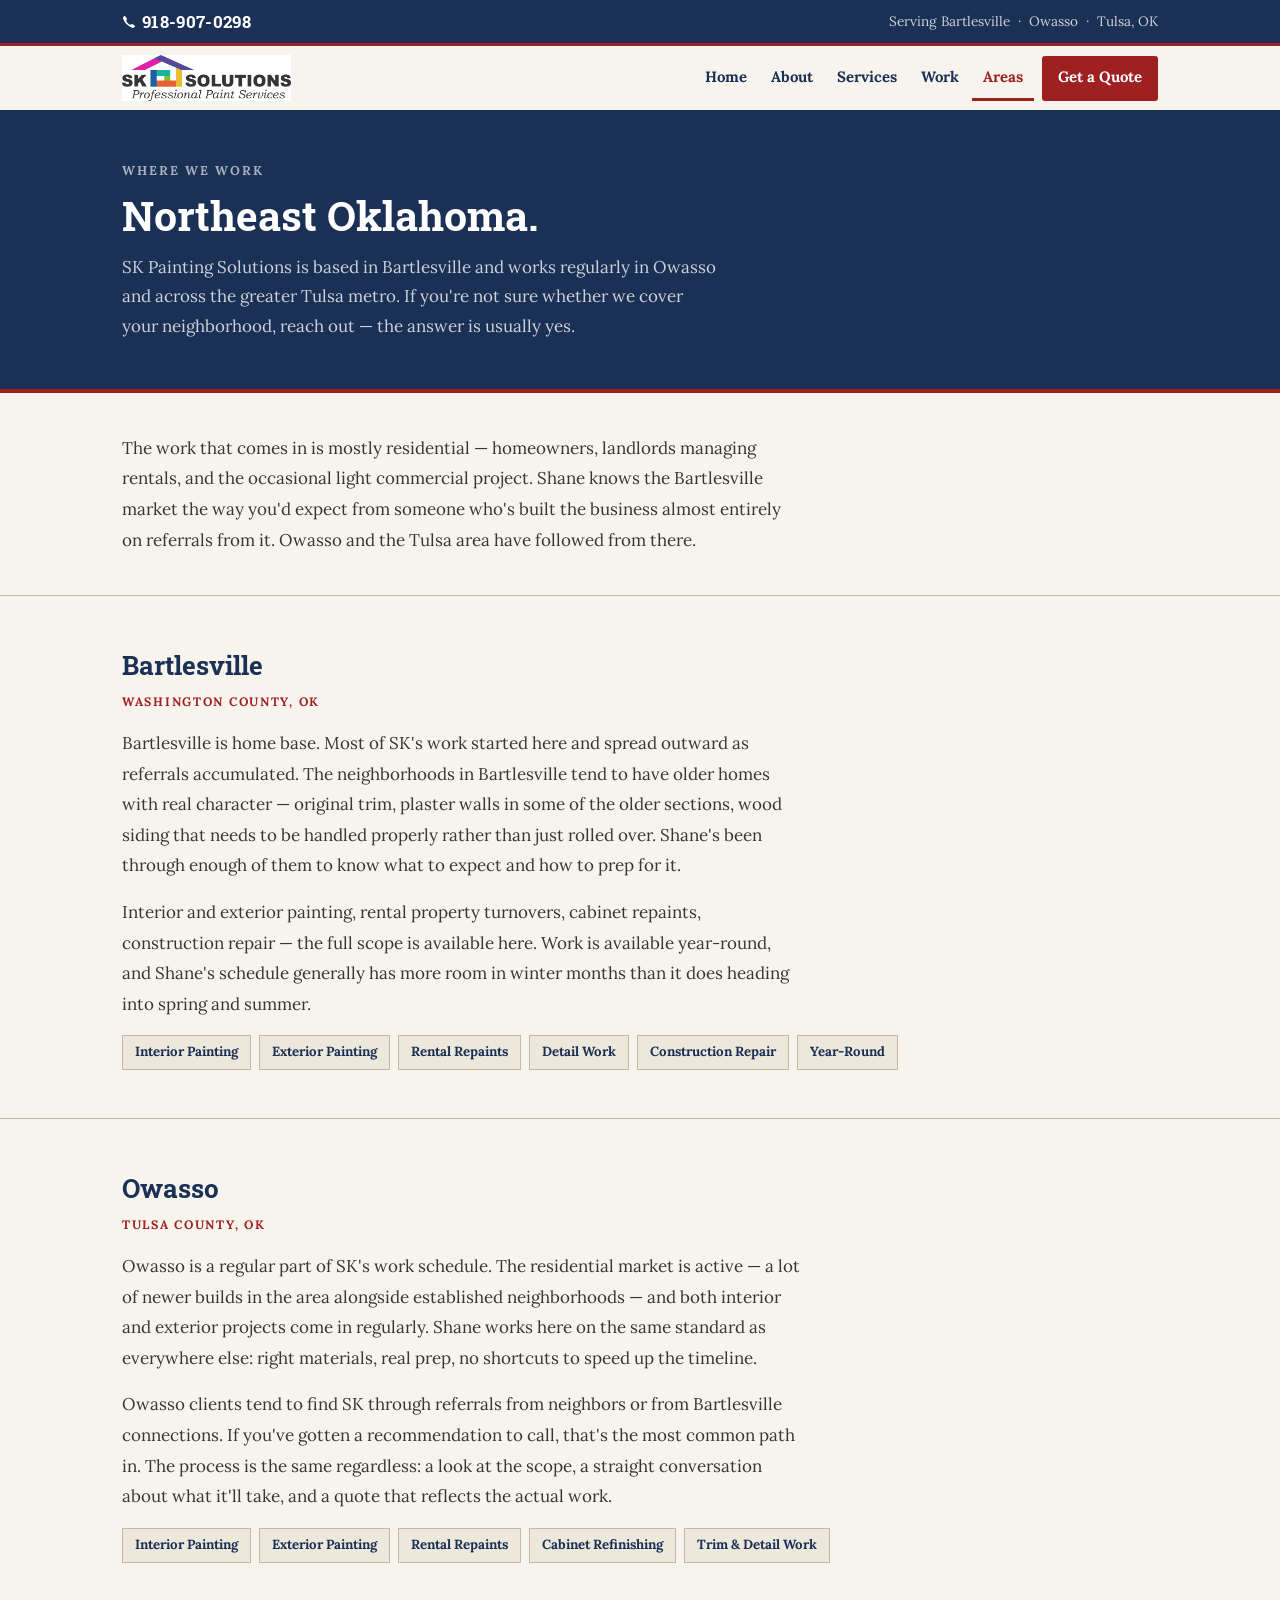
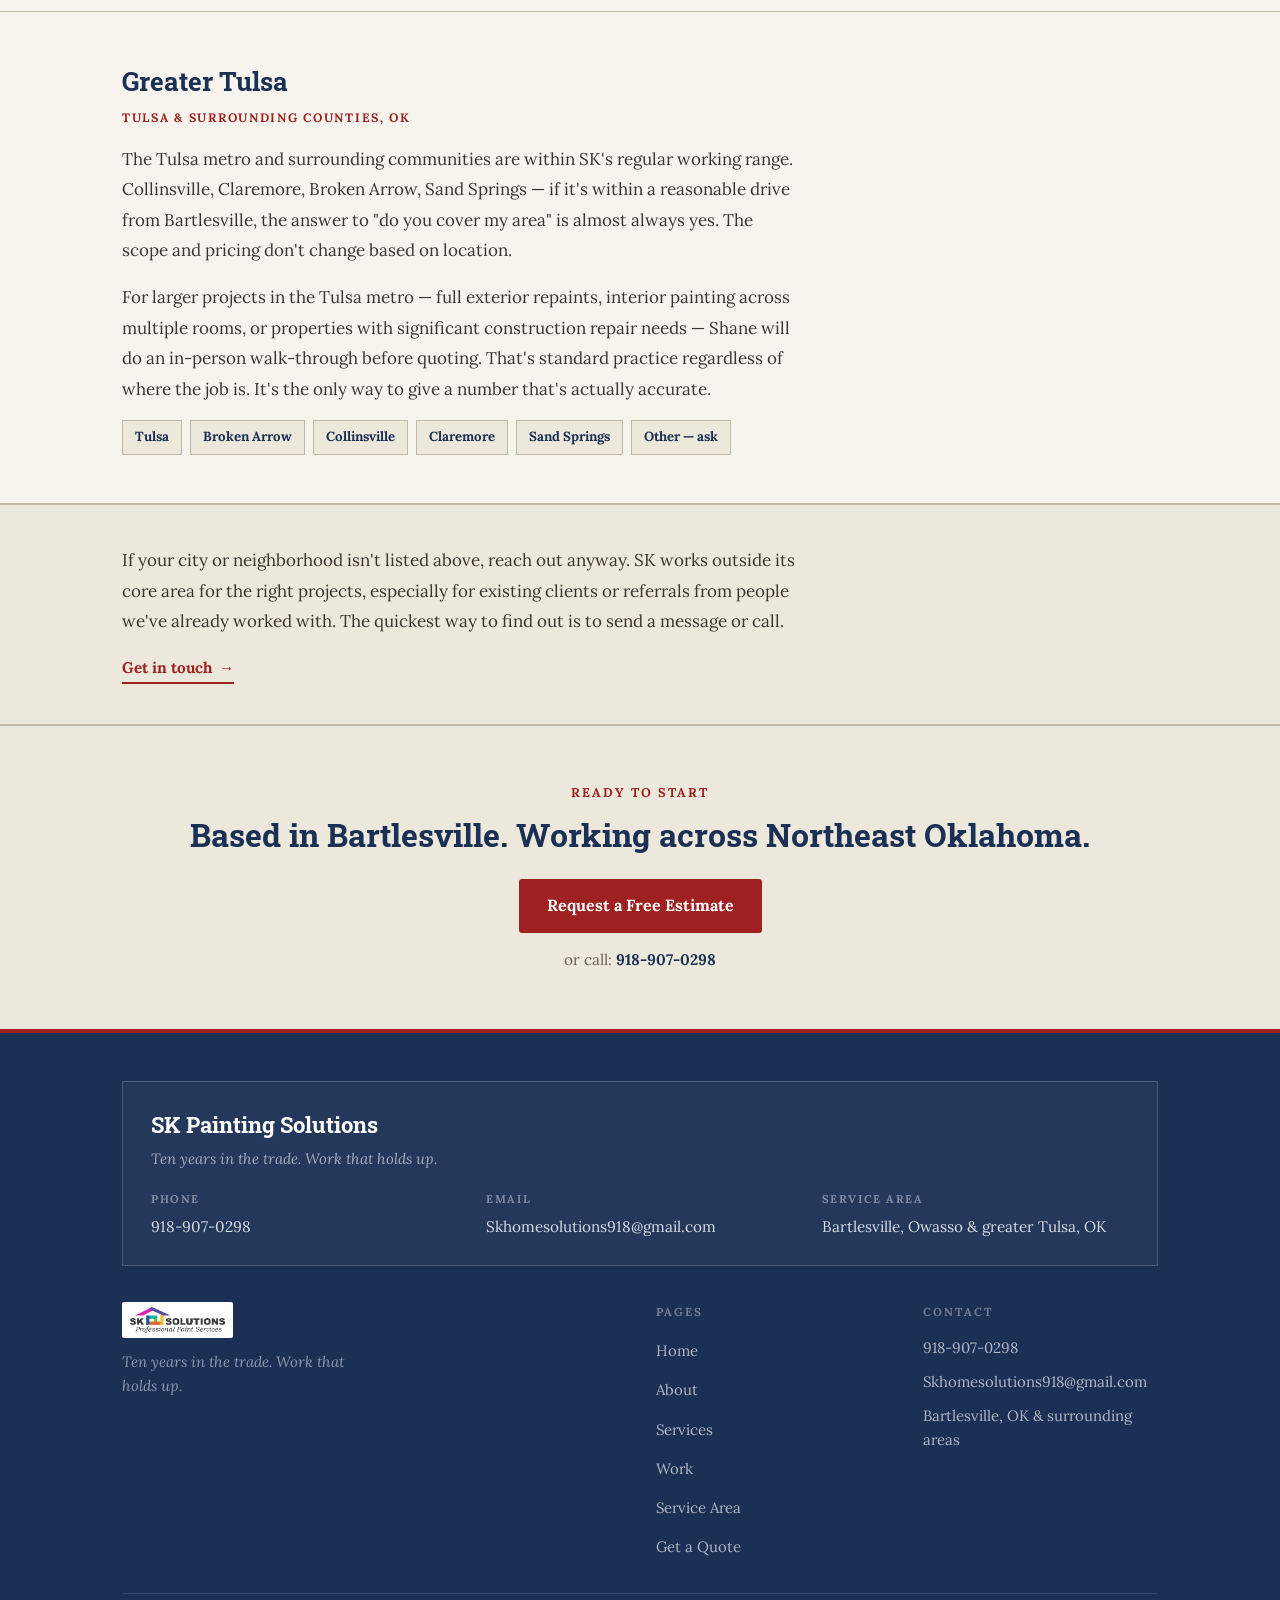
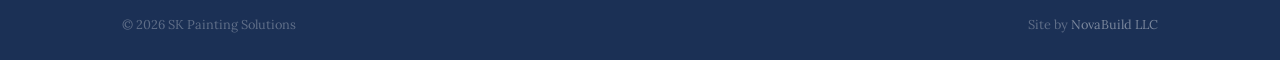
<file: service-area.html>
<!DOCTYPE html>
<html lang="en">
<head>
  <meta charset="UTF-8" />
  <meta name="viewport" content="width=device-width, initial-scale=1.0" />
  <title>Service Area | Bartlesville, Owasso &amp; Tulsa, OK — SK Painting Solutions</title>
  <meta name="description" content="SK Painting Solutions serves Bartlesville, Owasso, and the greater Tulsa area for interior and exterior painting, construction repair, and more. Not sure if we cover your area? Ask." />

  <meta property="og:title" content="Service Area | SK Painting Solutions" />
  <meta property="og:description" content="Bartlesville, Owasso, and greater Tulsa. Interior painting, exterior, rental turnovers, and repair work across Northeast Oklahoma." />
  <meta property="og:type" content="website" />
  <meta property="og:url" content="https://skpaintingsolutions.com/service-area.html" />
  <link rel="canonical" href="https://skpaintingsolutions.com/service-area.html" />

  <link rel="icon" href="data:image/svg+xml,%3Csvg xmlns='http://www.w3.org/2000/svg' viewBox='0 0 32 32'%3E%3Crect width='32' height='32' fill='%231B3055'/%3E%3Cpath d='M4 18 L16 6 L28 18 L25 18 L25 27 L7 27 L7 18Z' fill='none' stroke='%239E2020' stroke-width='1.6'/%3E%3C/svg%3E" type="image/svg+xml" />

  <link rel="preconnect" href="https://fonts.googleapis.com" />
  <link rel="preconnect" href="https://fonts.gstatic.com" crossorigin />
  <link href="https://fonts.googleapis.com/css2?family=Lora:ital,wght@0,400;0,700;1,400&family=Roboto+Slab:wght@700&display=swap" rel="stylesheet" />

  <link rel="stylesheet" href="css/style.css" />

  <!-- GA4: drop measurement ID below when ready -->
  <!-- <script async src="https://www.googletagmanager.com/gtag/js?id=G-XXXXXXXXXX"></script>
  <script>window.dataLayer=window.dataLayer||[];function gtag(){dataLayer.push(arguments);}gtag('js',new Date());gtag('config','G-XXXXXXXXXX');</script> -->
</head>
<body class="page-area">

  <!-- ====== TOP BAR ====== -->
  <div class="top-bar">
    <div class="wrap">
      <a href="tel:+19189070298" class="tb-phone">
        <svg viewBox="0 0 16 16" aria-hidden="true"><path d="M3.654 1.328a.678.678 0 0 0-1.015-.063L1.605 2.3c-.483.484-.661 1.169-.45 1.77a17.6 17.6 0 0 0 4.168 6.608 17.6 17.6 0 0 0 6.608 4.168c.601.211 1.286.033 1.77-.45l1.034-1.034a.678.678 0 0 0-.063-1.015l-2.307-1.794a.68.68 0 0 0-.58-.122l-2.19.547a1.745 1.745 0 0 1-1.657-.459L5.482 8.062a1.745 1.745 0 0 1-.46-1.657l.548-2.19a.68.68 0 0 0-.122-.58L3.654 1.328z"/></svg>
        918-907-0298
      </a>
      <span class="tb-area">Serving Bartlesville &nbsp;&middot;&nbsp; Owasso &nbsp;&middot;&nbsp; Tulsa, OK</span>
    </div>
  </div>

  <!-- ====== NAV ====== -->
  <nav class="site-nav" role="navigation" aria-label="Main navigation">
    <div class="nav-inner">
      <a href="index.html" class="site-logo" aria-label="SK Painting Solutions — Home">
        <img src="assets/sk-logo.jpg" alt="SK Painting Solutions" class="site-logo-img">
      </a>
      <ul class="nav-links" role="list">
        <li><a href="index.html">Home</a></li>
        <li><a href="about.html">About</a></li>
        <li><a href="services.html">Services</a></li>
        <li><a href="work.html">Work</a></li>
        <li><a href="service-area.html">Areas</a></li>
        <li><a href="contact.html" class="nav-cta">Get a Quote</a></li>
      </ul>
      <button class="nav-hamburger" aria-label="Open menu" aria-expanded="false" aria-controls="mobile-panel">
        <span></span><span></span><span></span>
      </button>
    </div>
  </nav>

  <div class="nav-mobile-panel" id="mobile-panel" role="dialog" aria-label="Mobile navigation">
    <a href="index.html">Home</a>
    <a href="about.html">About</a>
    <a href="services.html">Services</a>
    <a href="work.html">Work</a>
    <a href="service-area.html">Areas</a>
    <a href="contact.html" class="nav-cta-mobile">Get a Quote</a>
    <a href="tel:+19189070298" class="nav-phone-mobile">918-907-0298</a>
  </div>
  <div class="nav-overlay" aria-hidden="true"></div>


  <main>

    <!-- ====== PAGE HEADER ====== -->
    <header class="page-header" aria-label="Service area">
      <div class="wrap">
        <span class="page-header-eyebrow">Where we work</span>
        <h1>Northeast Oklahoma.</h1>
        <p class="page-header-lead">SK Painting Solutions is based in Bartlesville and works regularly in Owasso and across the greater Tulsa metro. If you're not sure whether we cover your neighborhood, reach out — the answer is usually yes.</p>
      </div>
    </header>


    <!-- ====== INTRO ====== -->
    <div class="area-page-lead">
      <div class="wrap">
        <p>The work that comes in is mostly residential — homeowners, landlords managing rentals, and the occasional light commercial project. Shane knows the Bartlesville market the way you'd expect from someone who's built the business almost entirely on referrals from it. Owasso and the Tulsa area have followed from there.</p>
      </div>
    </div>


    <!-- ====== BARTLESVILLE ====== -->
    <section class="area-section" id="bartlesville" aria-labelledby="area-bartlesville-heading">
      <div class="wrap">
        <div class="area-section-header">
          <span class="area-city-name" id="area-bartlesville-heading">Bartlesville</span>
          <span class="area-city-state-label">Washington County, OK</span>
        </div>
        <div class="area-body">
          <p>Bartlesville is home base. Most of SK's work started here and spread outward as referrals accumulated. The neighborhoods in Bartlesville tend to have older homes with real character — original trim, plaster walls in some of the older sections, wood siding that needs to be handled properly rather than just rolled over. Shane's been through enough of them to know what to expect and how to prep for it.</p>
          <p>Interior and exterior painting, rental property turnovers, cabinet repaints, construction repair — the full scope is available here. Work is available year-round, and Shane's schedule generally has more room in winter months than it does heading into spring and summer.</p>
          <div class="area-tags">
            <span class="area-tag">Interior Painting</span>
            <span class="area-tag">Exterior Painting</span>
            <span class="area-tag">Rental Repaints</span>
            <span class="area-tag">Detail Work</span>
            <span class="area-tag">Construction Repair</span>
            <span class="area-tag">Year-Round</span>
          </div>
        </div>
      </div>
    </section>


    <!-- ====== OWASSO ====== -->
    <section class="area-section" id="owasso" aria-labelledby="area-owasso-heading">
      <div class="wrap">
        <div class="area-section-header">
          <span class="area-city-name" id="area-owasso-heading">Owasso</span>
          <span class="area-city-state-label">Tulsa County, OK</span>
        </div>
        <div class="area-body">
          <p>Owasso is a regular part of SK's work schedule. The residential market is active — a lot of newer builds in the area alongside established neighborhoods — and both interior and exterior projects come in regularly. Shane works here on the same standard as everywhere else: right materials, real prep, no shortcuts to speed up the timeline.</p>
          <p>Owasso clients tend to find SK through referrals from neighbors or from Bartlesville connections. If you've gotten a recommendation to call, that's the most common path in. The process is the same regardless: a look at the scope, a straight conversation about what it'll take, and a quote that reflects the actual work.</p>
          <div class="area-tags">
            <span class="area-tag">Interior Painting</span>
            <span class="area-tag">Exterior Painting</span>
            <span class="area-tag">Rental Repaints</span>
            <span class="area-tag">Cabinet Refinishing</span>
            <span class="area-tag">Trim &amp; Detail Work</span>
          </div>
        </div>
      </div>
    </section>


    <!-- ====== TULSA AREA ====== -->
    <section class="area-section" id="tulsa" aria-labelledby="area-tulsa-heading">
      <div class="wrap">
        <div class="area-section-header">
          <span class="area-city-name" id="area-tulsa-heading">Greater Tulsa</span>
          <span class="area-city-state-label">Tulsa &amp; surrounding counties, OK</span>
        </div>
        <div class="area-body">
          <p>The Tulsa metro and surrounding communities are within SK's regular working range. Collinsville, Claremore, Broken Arrow, Sand Springs — if it's within a reasonable drive from Bartlesville, the answer to "do you cover my area" is almost always yes. The scope and pricing don't change based on location.</p>
          <p>For larger projects in the Tulsa metro — full exterior repaints, interior painting across multiple rooms, or properties with significant construction repair needs — Shane will do an in-person walk-through before quoting. That's standard practice regardless of where the job is. It's the only way to give a number that's actually accurate.</p>
          <div class="area-tags">
            <span class="area-tag">Tulsa</span>
            <span class="area-tag">Broken Arrow</span>
            <span class="area-tag">Collinsville</span>
            <span class="area-tag">Claremore</span>
            <span class="area-tag">Sand Springs</span>
            <span class="area-tag">Other — ask</span>
          </div>
        </div>
      </div>
    </section>


    <!-- ====== AREA NOTE ====== -->
    <div class="area-note">
      <div class="wrap">
        <div class="area-note-inner">
          <p>If your city or neighborhood isn't listed above, reach out anyway. SK works outside its core area for the right projects, especially for existing clients or referrals from people we've already worked with. The quickest way to find out is to send a message or call.</p>
          <a href="contact.html" class="btn-arrow">Get in touch <span aria-hidden="true">→</span></a>
        </div>
      </div>
    </div>

  </main>


  <!-- ====== PAGE CTA ====== -->
  <section class="page-cta" aria-label="Call to action">
    <div class="wrap">
      <span class="cta-eyebrow">Ready to start</span>
      <h2>Based in Bartlesville. Working across Northeast Oklahoma.</h2>
      <a href="contact.html" class="btn-primary btn-clay">Request a Free Estimate</a>
      <span class="cta-alt">or call: <a href="tel:+19189070298">918-907-0298</a></span>
    </div>
  </section>


  <!-- ====== FOOTER ====== -->
  <footer class="site-footer" role="contentinfo">
    <div class="footer-inner">

      <div class="footer-biz-card">
        <p class="footer-biz-name">SK Painting Solutions</p>
        <p class="footer-biz-tagline">Ten years in the trade. Work that holds up.</p>
        <div class="footer-biz-details">
          <div class="footer-biz-item">
            <span class="footer-biz-label">Phone</span>
            <span class="footer-biz-val"><a href="tel:+19189070298">918-907-0298</a></span>
          </div>
          <div class="footer-biz-item">
            <span class="footer-biz-label">Email</span>
            <span class="footer-biz-val">Skhomesolutions918@gmail.com</span>
          </div>
          <div class="footer-biz-item">
            <span class="footer-biz-label">Service Area</span>
            <span class="footer-biz-val">Bartlesville, Owasso &amp; greater Tulsa, OK</span>
          </div>
        </div>
      </div>

      <div class="footer-main">
        <div class="footer-brand">
          <a href="index.html" class="site-logo" aria-label="SK Painting Solutions">
            <img src="assets/sk-logo.jpg" alt="SK Painting Solutions" class="site-logo-img">
          </a>
          <p class="footer-tagline">Ten years in the trade. Work that holds up.</p>
        </div>
        <nav class="footer-nav" aria-label="Footer navigation">
          <div class="footer-col">
            <span class="footer-col-label">Pages</span>
            <ul>
              <li><a href="index.html">Home</a></li>
              <li><a href="about.html">About</a></li>
              <li><a href="services.html">Services</a></li>
              <li><a href="work.html">Work</a></li>
              <li><a href="service-area.html">Service Area</a></li>
              <li><a href="contact.html">Get a Quote</a></li>
            </ul>
          </div>
          <div class="footer-col">
            <span class="footer-col-label">Contact</span>
            <ul>
              <li class="footer-contact-item"><a href="tel:+19189070298">918-907-0298</a></li>
              <li class="footer-contact-item"><a href="mailto:Skhomesolutions918@gmail.com">Skhomesolutions918@gmail.com</a></li>
              <li class="footer-contact-item">Bartlesville, OK &amp; surrounding areas</li>
            </ul>
          </div>
        </nav>
      </div>

      <div class="footer-bottom">
        <span>&copy; <span class="footer-year"></span> SK Painting Solutions</span>
        <span>Site by <a href="https://novabuildweb.com" target="_blank" rel="noopener noreferrer">NovaBuild LLC</a></span>
      </div>

    </div>
  </footer>

  <script src="js/main.js"></script>
</body>
</html>
</file>
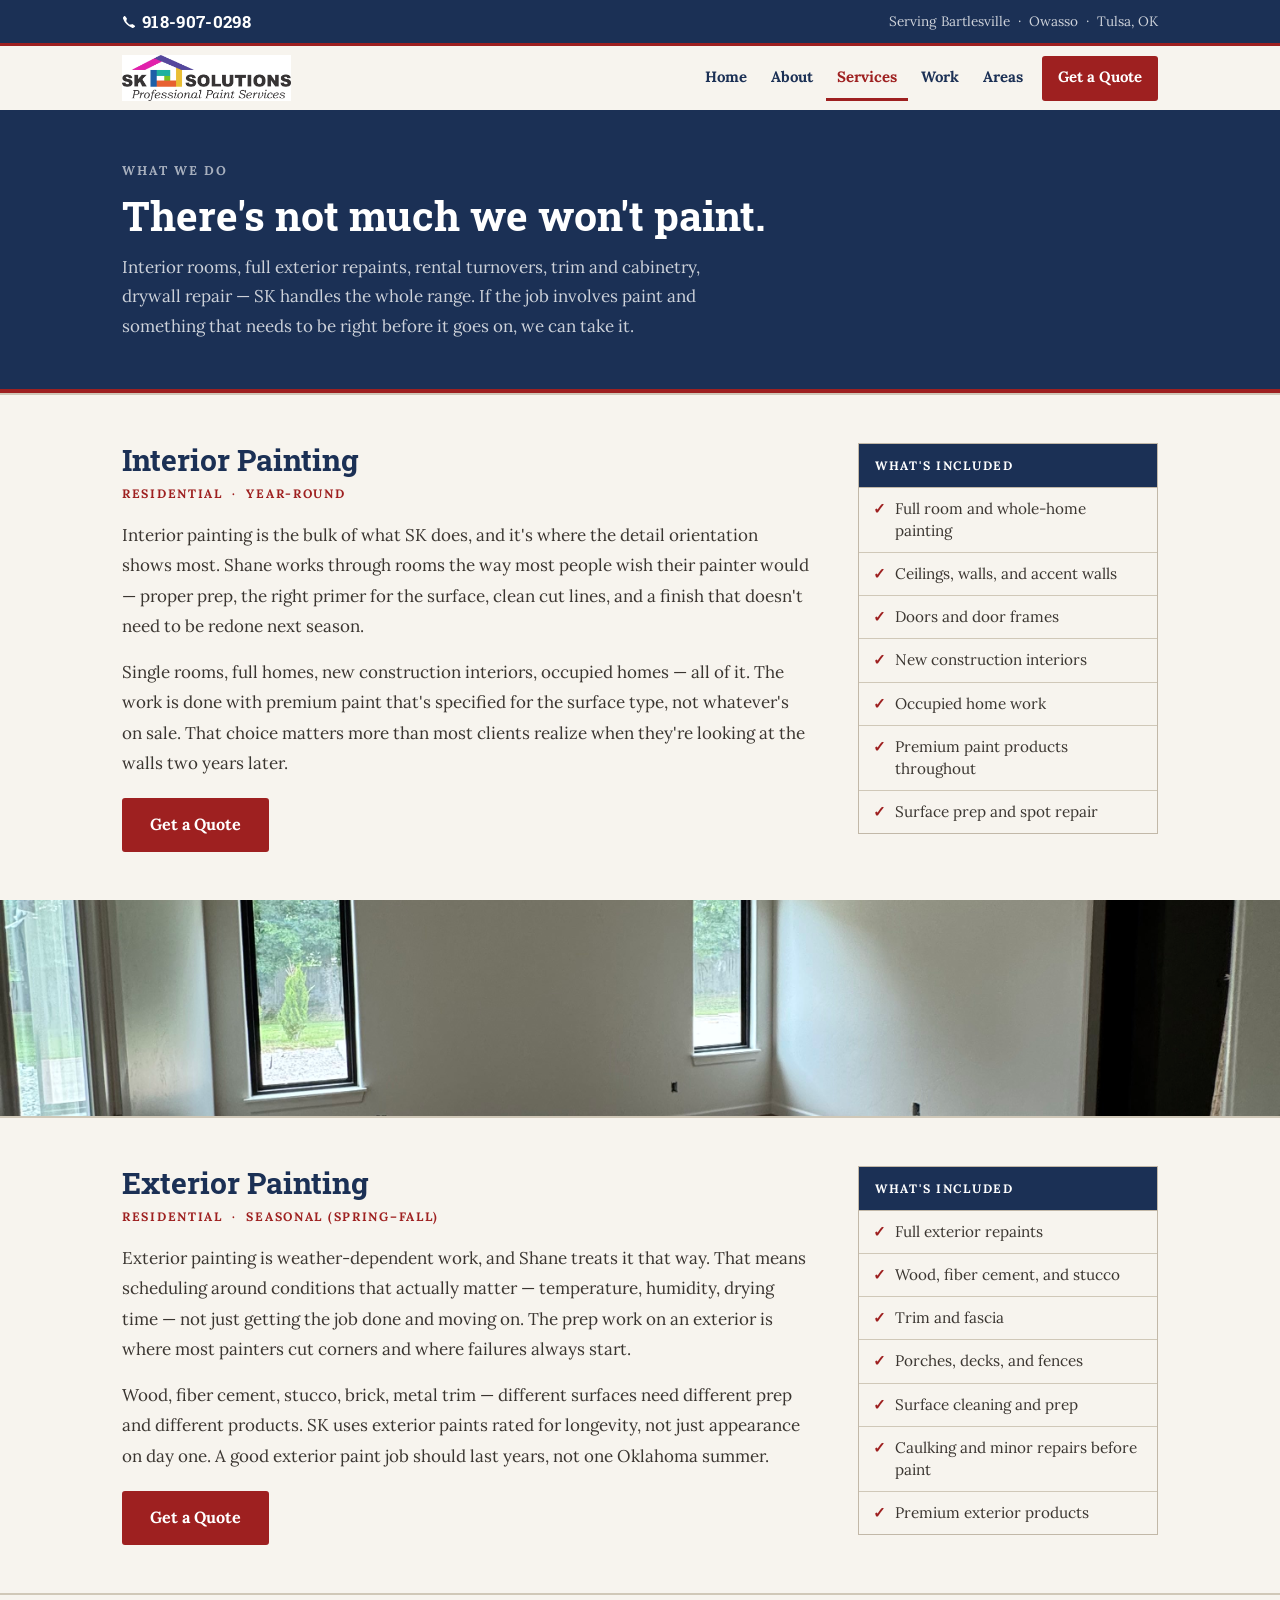
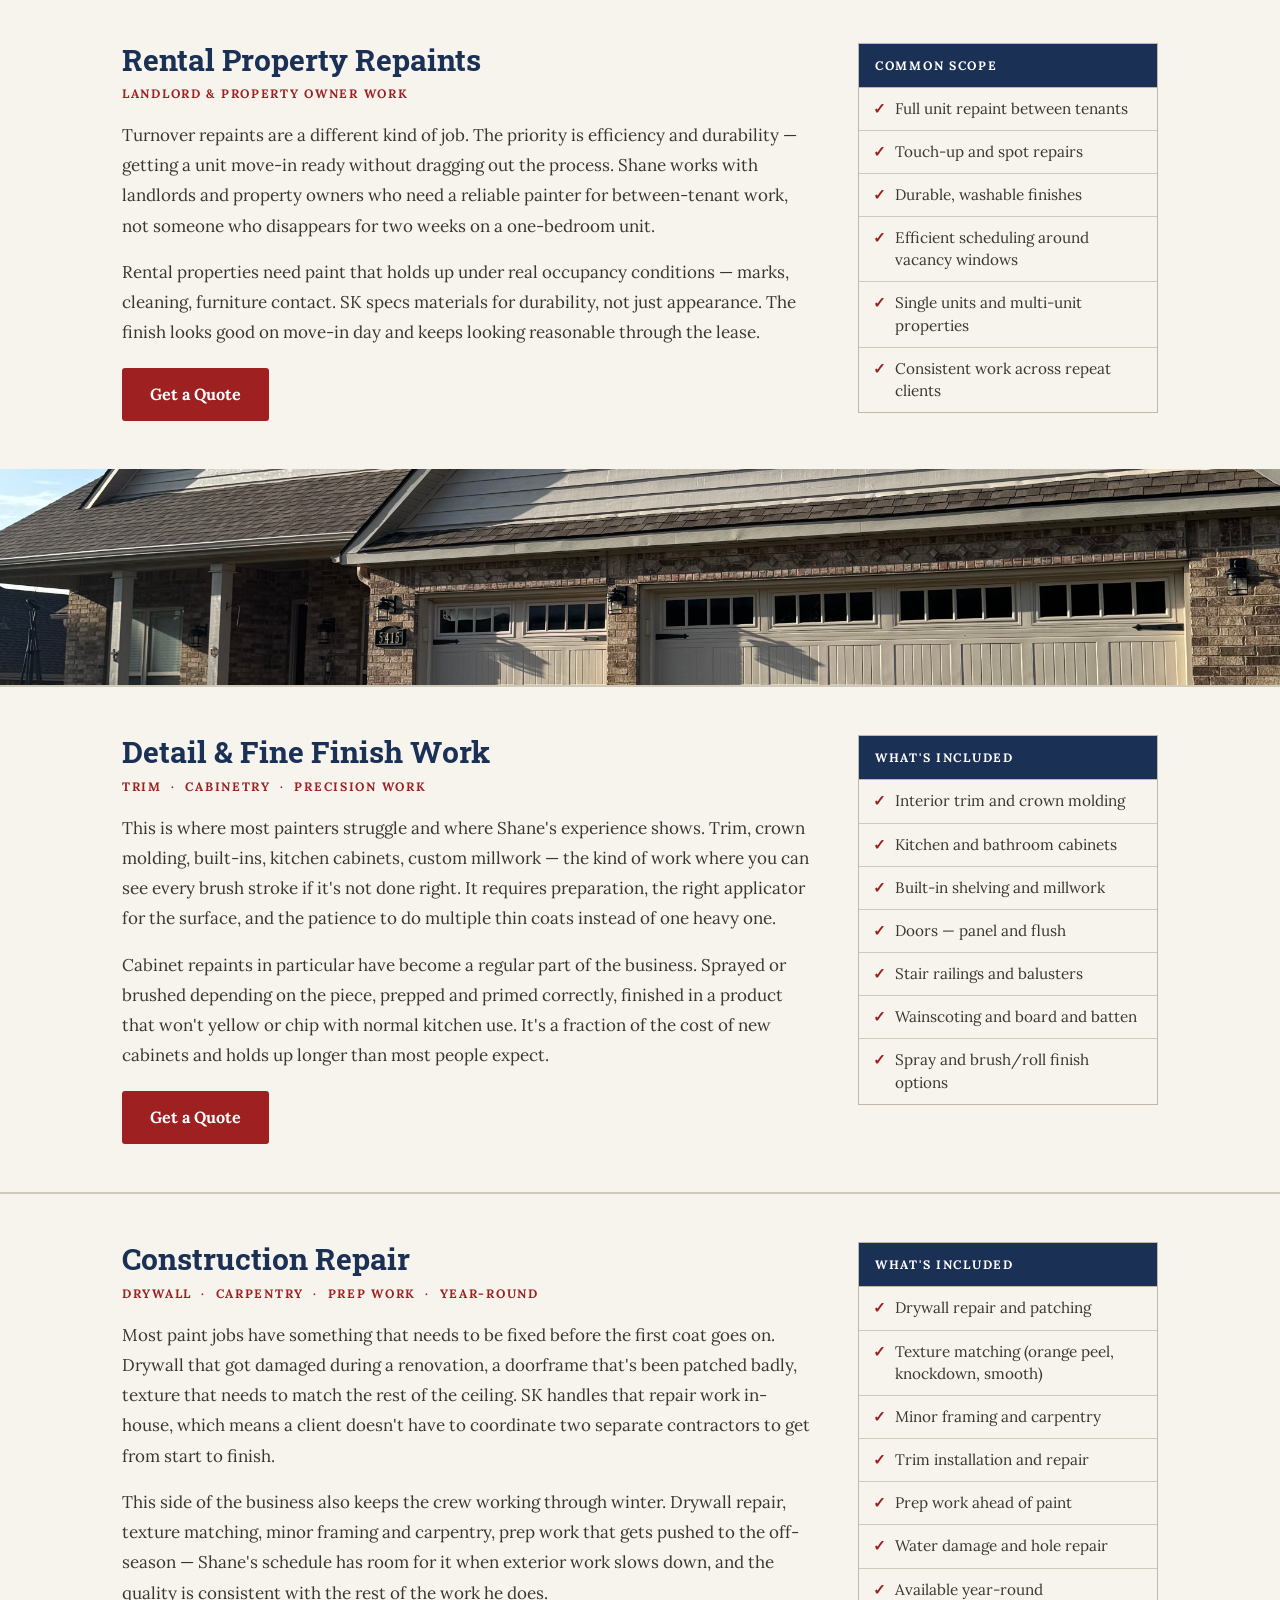
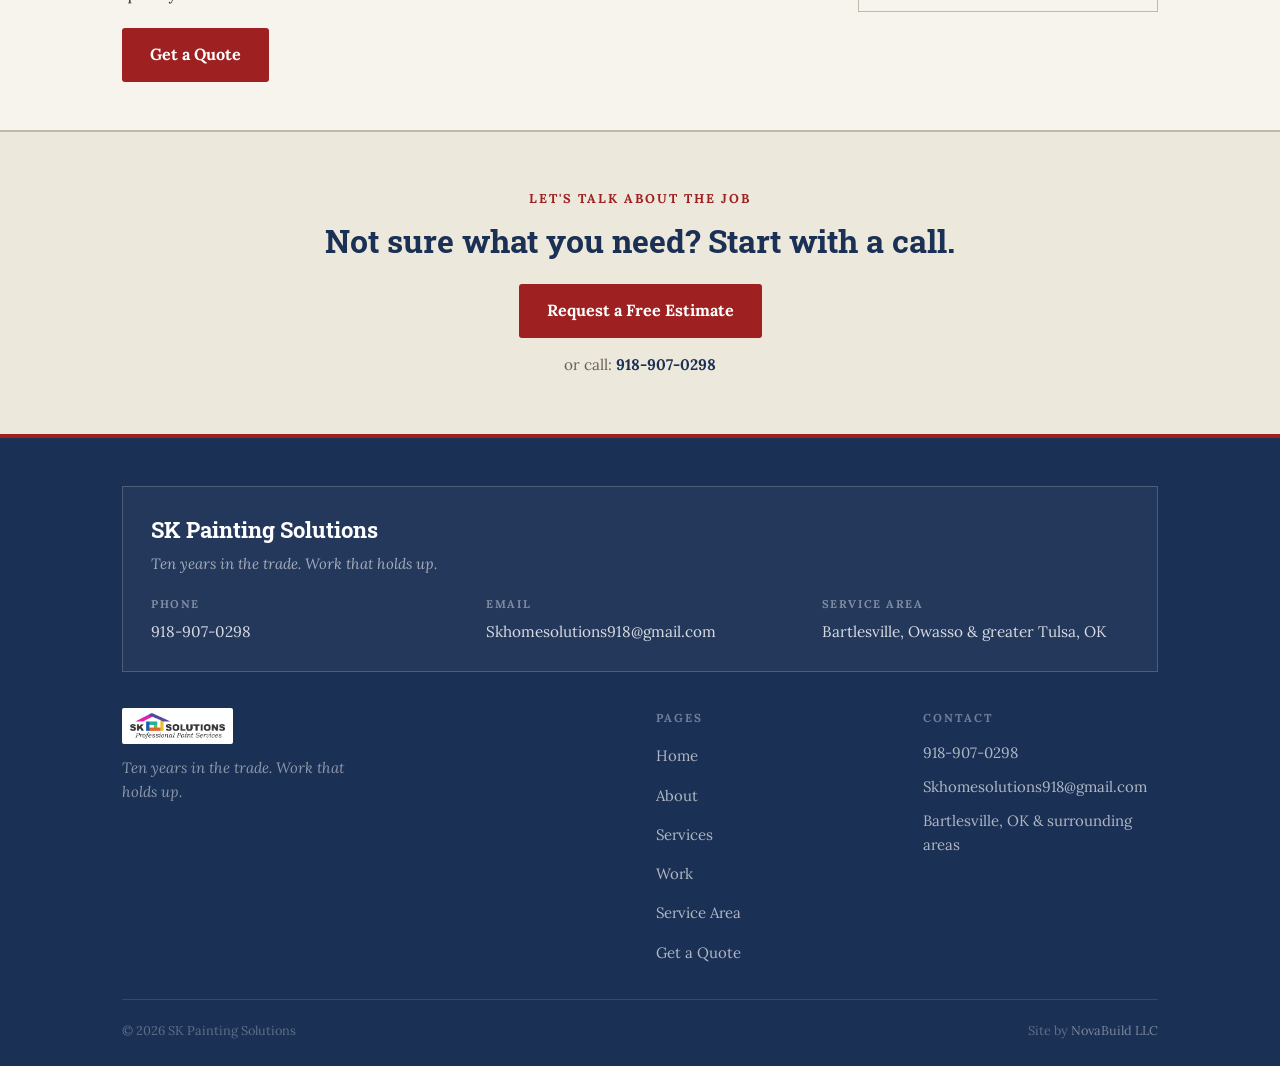
<file: services.html>
<!DOCTYPE html>
<html lang="en">
<head>
  <meta charset="UTF-8" />
  <meta name="viewport" content="width=device-width, initial-scale=1.0" />
  <title>Painting Services | SK Painting Solutions — Interior, Exterior &amp; Repair, NE Oklahoma</title>
  <meta name="description" content="Interior painting, exterior painting, rental property repaints, detail and fine finish work, and construction repair. Serving Bartlesville, Owasso, and the greater Tulsa area." />

  <meta property="og:title" content="Services | SK Painting Solutions" />
  <meta property="og:description" content="Interior, exterior, rental turnovers, trim and cabinetry detail work, drywall repair, and more. Northeast Oklahoma painting contractor." />
  <meta property="og:type" content="website" />
  <meta property="og:url" content="https://skpaintingsolutions.com/services.html" />
  <link rel="canonical" href="https://skpaintingsolutions.com/services.html" />

  <link rel="icon" href="data:image/svg+xml,%3Csvg xmlns='http://www.w3.org/2000/svg' viewBox='0 0 32 32'%3E%3Crect width='32' height='32' fill='%231B3055'/%3E%3Cpath d='M4 18 L16 6 L28 18 L25 18 L25 27 L7 27 L7 18Z' fill='none' stroke='%239E2020' stroke-width='1.6'/%3E%3C/svg%3E" type="image/svg+xml" />

  <link rel="preconnect" href="https://fonts.googleapis.com" />
  <link rel="preconnect" href="https://fonts.gstatic.com" crossorigin />
  <link href="https://fonts.googleapis.com/css2?family=Lora:ital,wght@0,400;0,700;1,400&family=Roboto+Slab:wght@700&display=swap" rel="stylesheet" />

  <link rel="stylesheet" href="css/style.css" />

  <!-- GA4: drop measurement ID below when ready -->
  <!-- <script async src="https://www.googletagmanager.com/gtag/js?id=G-XXXXXXXXXX"></script>
  <script>window.dataLayer=window.dataLayer||[];function gtag(){dataLayer.push(arguments);}gtag('js',new Date());gtag('config','G-XXXXXXXXXX');</script> -->
</head>
<body class="page-services">

  <!-- ====== TOP BAR ====== -->
  <div class="top-bar">
    <div class="wrap">
      <a href="tel:+19189070298" class="tb-phone">
        <svg viewBox="0 0 16 16" aria-hidden="true"><path d="M3.654 1.328a.678.678 0 0 0-1.015-.063L1.605 2.3c-.483.484-.661 1.169-.45 1.77a17.6 17.6 0 0 0 4.168 6.608 17.6 17.6 0 0 0 6.608 4.168c.601.211 1.286.033 1.77-.45l1.034-1.034a.678.678 0 0 0-.063-1.015l-2.307-1.794a.68.68 0 0 0-.58-.122l-2.19.547a1.745 1.745 0 0 1-1.657-.459L5.482 8.062a1.745 1.745 0 0 1-.46-1.657l.548-2.19a.68.68 0 0 0-.122-.58L3.654 1.328z"/></svg>
        918-907-0298
      </a>
      <span class="tb-area">Serving Bartlesville &nbsp;&middot;&nbsp; Owasso &nbsp;&middot;&nbsp; Tulsa, OK</span>
    </div>
  </div>

  <!-- ====== NAV ====== -->
  <nav class="site-nav" role="navigation" aria-label="Main navigation">
    <div class="nav-inner">
      <a href="index.html" class="site-logo" aria-label="SK Painting Solutions — Home">
        <img src="assets/sk-logo.jpg" alt="SK Painting Solutions" class="site-logo-img">
      </a>
      <ul class="nav-links" role="list">
        <li><a href="index.html">Home</a></li>
        <li><a href="about.html">About</a></li>
        <li><a href="services.html">Services</a></li>
        <li><a href="work.html">Work</a></li>
        <li><a href="service-area.html">Areas</a></li>
        <li><a href="contact.html" class="nav-cta">Get a Quote</a></li>
      </ul>
      <button class="nav-hamburger" aria-label="Open menu" aria-expanded="false" aria-controls="mobile-panel">
        <span></span><span></span><span></span>
      </button>
    </div>
  </nav>

  <div class="nav-mobile-panel" id="mobile-panel" role="dialog" aria-label="Mobile navigation">
    <a href="index.html">Home</a>
    <a href="about.html">About</a>
    <a href="services.html">Services</a>
    <a href="work.html">Work</a>
    <a href="service-area.html">Areas</a>
    <a href="contact.html" class="nav-cta-mobile">Get a Quote</a>
    <a href="tel:+19189070298" class="nav-phone-mobile">918-907-0298</a>
  </div>
  <div class="nav-overlay" aria-hidden="true"></div>


  <main>

    <!-- ====== PAGE HEADER ====== -->
    <header class="page-header" aria-label="Services">
      <div class="wrap">
        <span class="page-header-eyebrow">What we do</span>
        <h1>There's not much we won't paint.</h1>
        <p class="page-header-lead">Interior rooms, full exterior repaints, rental turnovers, trim and cabinetry, drywall repair — SK handles the whole range. If the job involves paint and something that needs to be right before it goes on, we can take it.</p>
      </div>
    </header>


    <!-- ====== SERVICE 1: INTERIOR PAINTING ====== -->
    <section class="service-block" id="interior" aria-labelledby="svc-interior-heading">
      <div class="wrap">
        <div class="service-content">
          <h2 id="svc-interior-heading">Interior Painting</h2>
          <span class="service-tag">Residential &nbsp;&middot;&nbsp; Year-round</span>
          <p>Interior painting is the bulk of what SK does, and it's where the detail orientation shows most. Shane works through rooms the way most people wish their painter would — proper prep, the right primer for the surface, clean cut lines, and a finish that doesn't need to be redone next season.</p>
          <p>Single rooms, full homes, new construction interiors, occupied homes — all of it. The work is done with premium paint that's specified for the surface type, not whatever's on sale. That choice matters more than most clients realize when they're looking at the walls two years later.</p>
          <a href="contact.html" class="btn-primary btn-clay">Get a Quote</a>
        </div>
        <div class="service-details">
          <span class="service-detail-label">What's included</span>
          <ul class="service-detail-list">
            <li>Full room and whole-home painting</li>
            <li>Ceilings, walls, and accent walls</li>
            <li>Doors and door frames</li>
            <li>New construction interiors</li>
            <li>Occupied home work</li>
            <li>Premium paint products throughout</li>
            <li>Surface prep and spot repair</li>
          </ul>
        </div>
      </div>
    </section>


    <!-- ====== IMAGE DIVIDER 1 ====== -->
    <div class="service-image-divider" aria-hidden="true">
      <img src="assets/work/work-1787.jpg" alt="Interior repaint — vaulted great room, finished white walls and trim" loading="lazy" />
    </div>


    <!-- ====== SERVICE 2: EXTERIOR PAINTING ====== -->
    <section class="service-block" id="exterior" aria-labelledby="svc-exterior-heading">
      <div class="wrap">
        <div class="service-content">
          <h2 id="svc-exterior-heading">Exterior Painting</h2>
          <span class="service-tag">Residential &nbsp;&middot;&nbsp; Seasonal (spring–fall)</span>
          <p>Exterior painting is weather-dependent work, and Shane treats it that way. That means scheduling around conditions that actually matter — temperature, humidity, drying time — not just getting the job done and moving on. The prep work on an exterior is where most painters cut corners and where failures always start.</p>
          <p>Wood, fiber cement, stucco, brick, metal trim — different surfaces need different prep and different products. SK uses exterior paints rated for longevity, not just appearance on day one. A good exterior paint job should last years, not one Oklahoma summer.</p>
          <a href="contact.html" class="btn-primary btn-clay">Get a Quote</a>
        </div>
        <div class="service-details">
          <span class="service-detail-label">What's included</span>
          <ul class="service-detail-list">
            <li>Full exterior repaints</li>
            <li>Wood, fiber cement, and stucco</li>
            <li>Trim and fascia</li>
            <li>Porches, decks, and fences</li>
            <li>Surface cleaning and prep</li>
            <li>Caulking and minor repairs before paint</li>
            <li>Premium exterior products</li>
          </ul>
        </div>
      </div>
    </section>


    <!-- ====== SERVICE 3: RENTAL PROPERTY REPAINTS ====== -->
    <section class="service-block" id="rental" aria-labelledby="svc-rental-heading">
      <div class="wrap">
        <div class="service-content">
          <h2 id="svc-rental-heading">Rental Property Repaints</h2>
          <span class="service-tag">Landlord &amp; property owner work</span>
          <p>Turnover repaints are a different kind of job. The priority is efficiency and durability — getting a unit move-in ready without dragging out the process. Shane works with landlords and property owners who need a reliable painter for between-tenant work, not someone who disappears for two weeks on a one-bedroom unit.</p>
          <p>Rental properties need paint that holds up under real occupancy conditions — marks, cleaning, furniture contact. SK specs materials for durability, not just appearance. The finish looks good on move-in day and keeps looking reasonable through the lease.</p>
          <a href="contact.html" class="btn-primary btn-clay">Get a Quote</a>
        </div>
        <div class="service-details">
          <span class="service-detail-label">Common scope</span>
          <ul class="service-detail-list">
            <li>Full unit repaint between tenants</li>
            <li>Touch-up and spot repairs</li>
            <li>Durable, washable finishes</li>
            <li>Efficient scheduling around vacancy windows</li>
            <li>Single units and multi-unit properties</li>
            <li>Consistent work across repeat clients</li>
          </ul>
        </div>
      </div>
    </section>


    <!-- ====== IMAGE DIVIDER 2 ====== -->
    <div class="service-image-divider" aria-hidden="true">
      <img src="assets/work/work-1942.jpg" alt="Exterior repaint — board and batten siding with garage doors, finished" loading="lazy" />
    </div>


    <!-- ====== SERVICE 4: DETAIL & FINE FINISH WORK ====== -->
    <section class="service-block" id="detail" aria-labelledby="svc-detail-heading">
      <div class="wrap">
        <div class="service-content">
          <h2 id="svc-detail-heading">Detail &amp; Fine Finish Work</h2>
          <span class="service-tag">Trim &nbsp;&middot;&nbsp; Cabinetry &nbsp;&middot;&nbsp; Precision work</span>
          <p>This is where most painters struggle and where Shane's experience shows. Trim, crown molding, built-ins, kitchen cabinets, custom millwork — the kind of work where you can see every brush stroke if it's not done right. It requires preparation, the right applicator for the surface, and the patience to do multiple thin coats instead of one heavy one.</p>
          <p>Cabinet repaints in particular have become a regular part of the business. Sprayed or brushed depending on the piece, prepped and primed correctly, finished in a product that won't yellow or chip with normal kitchen use. It's a fraction of the cost of new cabinets and holds up longer than most people expect.</p>
          <a href="contact.html" class="btn-primary btn-clay">Get a Quote</a>
        </div>
        <div class="service-details">
          <span class="service-detail-label">What's included</span>
          <ul class="service-detail-list">
            <li>Interior trim and crown molding</li>
            <li>Kitchen and bathroom cabinets</li>
            <li>Built-in shelving and millwork</li>
            <li>Doors — panel and flush</li>
            <li>Stair railings and balusters</li>
            <li>Wainscoting and board and batten</li>
            <li>Spray and brush/roll finish options</li>
          </ul>
        </div>
      </div>
    </section>


    <!-- ====== SERVICE 5: CONSTRUCTION REPAIR ====== -->
    <section class="service-block" id="repair" aria-labelledby="svc-repair-heading">
      <div class="wrap">
        <div class="service-content">
          <h2 id="svc-repair-heading">Construction Repair</h2>
          <span class="service-tag">Drywall &nbsp;&middot;&nbsp; Carpentry &nbsp;&middot;&nbsp; Prep work &nbsp;&middot;&nbsp; Year-round</span>
          <p>Most paint jobs have something that needs to be fixed before the first coat goes on. Drywall that got damaged during a renovation, a doorframe that's been patched badly, texture that needs to match the rest of the ceiling. SK handles that repair work in-house, which means a client doesn't have to coordinate two separate contractors to get from start to finish.</p>
          <p>This side of the business also keeps the crew working through winter. Drywall repair, texture matching, minor framing and carpentry, prep work that gets pushed to the off-season — Shane's schedule has room for it when exterior work slows down, and the quality is consistent with the rest of the work he does.</p>
          <a href="contact.html" class="btn-primary btn-clay">Get a Quote</a>
        </div>
        <div class="service-details">
          <span class="service-detail-label">What's included</span>
          <ul class="service-detail-list">
            <li>Drywall repair and patching</li>
            <li>Texture matching (orange peel, knockdown, smooth)</li>
            <li>Minor framing and carpentry</li>
            <li>Trim installation and repair</li>
            <li>Prep work ahead of paint</li>
            <li>Water damage and hole repair</li>
            <li>Available year-round</li>
          </ul>
        </div>
      </div>
    </section>

  </main>


  <!-- ====== PAGE CTA ====== -->
  <section class="page-cta" aria-label="Call to action">
    <div class="wrap">
      <span class="cta-eyebrow">Let's talk about the job</span>
      <h2>Not sure what you need? Start with a call.</h2>
      <a href="contact.html" class="btn-primary btn-clay">Request a Free Estimate</a>
      <span class="cta-alt">or call: <a href="tel:+19189070298">918-907-0298</a></span>
    </div>
  </section>


  <!-- ====== FOOTER ====== -->
  <footer class="site-footer" role="contentinfo">
    <div class="footer-inner">

      <div class="footer-biz-card">
        <p class="footer-biz-name">SK Painting Solutions</p>
        <p class="footer-biz-tagline">Ten years in the trade. Work that holds up.</p>
        <div class="footer-biz-details">
          <div class="footer-biz-item">
            <span class="footer-biz-label">Phone</span>
            <span class="footer-biz-val"><a href="tel:+19189070298">918-907-0298</a></span>
          </div>
          <div class="footer-biz-item">
            <span class="footer-biz-label">Email</span>
            <span class="footer-biz-val">Skhomesolutions918@gmail.com</span>
          </div>
          <div class="footer-biz-item">
            <span class="footer-biz-label">Service Area</span>
            <span class="footer-biz-val">Bartlesville, Owasso &amp; greater Tulsa, OK</span>
          </div>
        </div>
      </div>

      <div class="footer-main">
        <div class="footer-brand">
          <a href="index.html" class="site-logo" aria-label="SK Painting Solutions">
            <img src="assets/sk-logo.jpg" alt="SK Painting Solutions" class="site-logo-img">
          </a>
          <p class="footer-tagline">Ten years in the trade. Work that holds up.</p>
        </div>
        <nav class="footer-nav" aria-label="Footer navigation">
          <div class="footer-col">
            <span class="footer-col-label">Pages</span>
            <ul>
              <li><a href="index.html">Home</a></li>
              <li><a href="about.html">About</a></li>
              <li><a href="services.html">Services</a></li>
              <li><a href="work.html">Work</a></li>
              <li><a href="service-area.html">Service Area</a></li>
              <li><a href="contact.html">Get a Quote</a></li>
            </ul>
          </div>
          <div class="footer-col">
            <span class="footer-col-label">Contact</span>
            <ul>
              <li class="footer-contact-item"><a href="tel:+19189070298">918-907-0298</a></li>
              <li class="footer-contact-item"><a href="mailto:Skhomesolutions918@gmail.com">Skhomesolutions918@gmail.com</a></li>
              <li class="footer-contact-item">Bartlesville, OK &amp; surrounding areas</li>
            </ul>
          </div>
        </nav>
      </div>

      <div class="footer-bottom">
        <span>&copy; <span class="footer-year"></span> SK Painting Solutions</span>
        <span>Site by <a href="https://novabuildweb.com" target="_blank" rel="noopener noreferrer">NovaBuild LLC</a></span>
      </div>

    </div>
  </footer>

  <script src="js/main.js"></script>
</body>
</html>
</file>
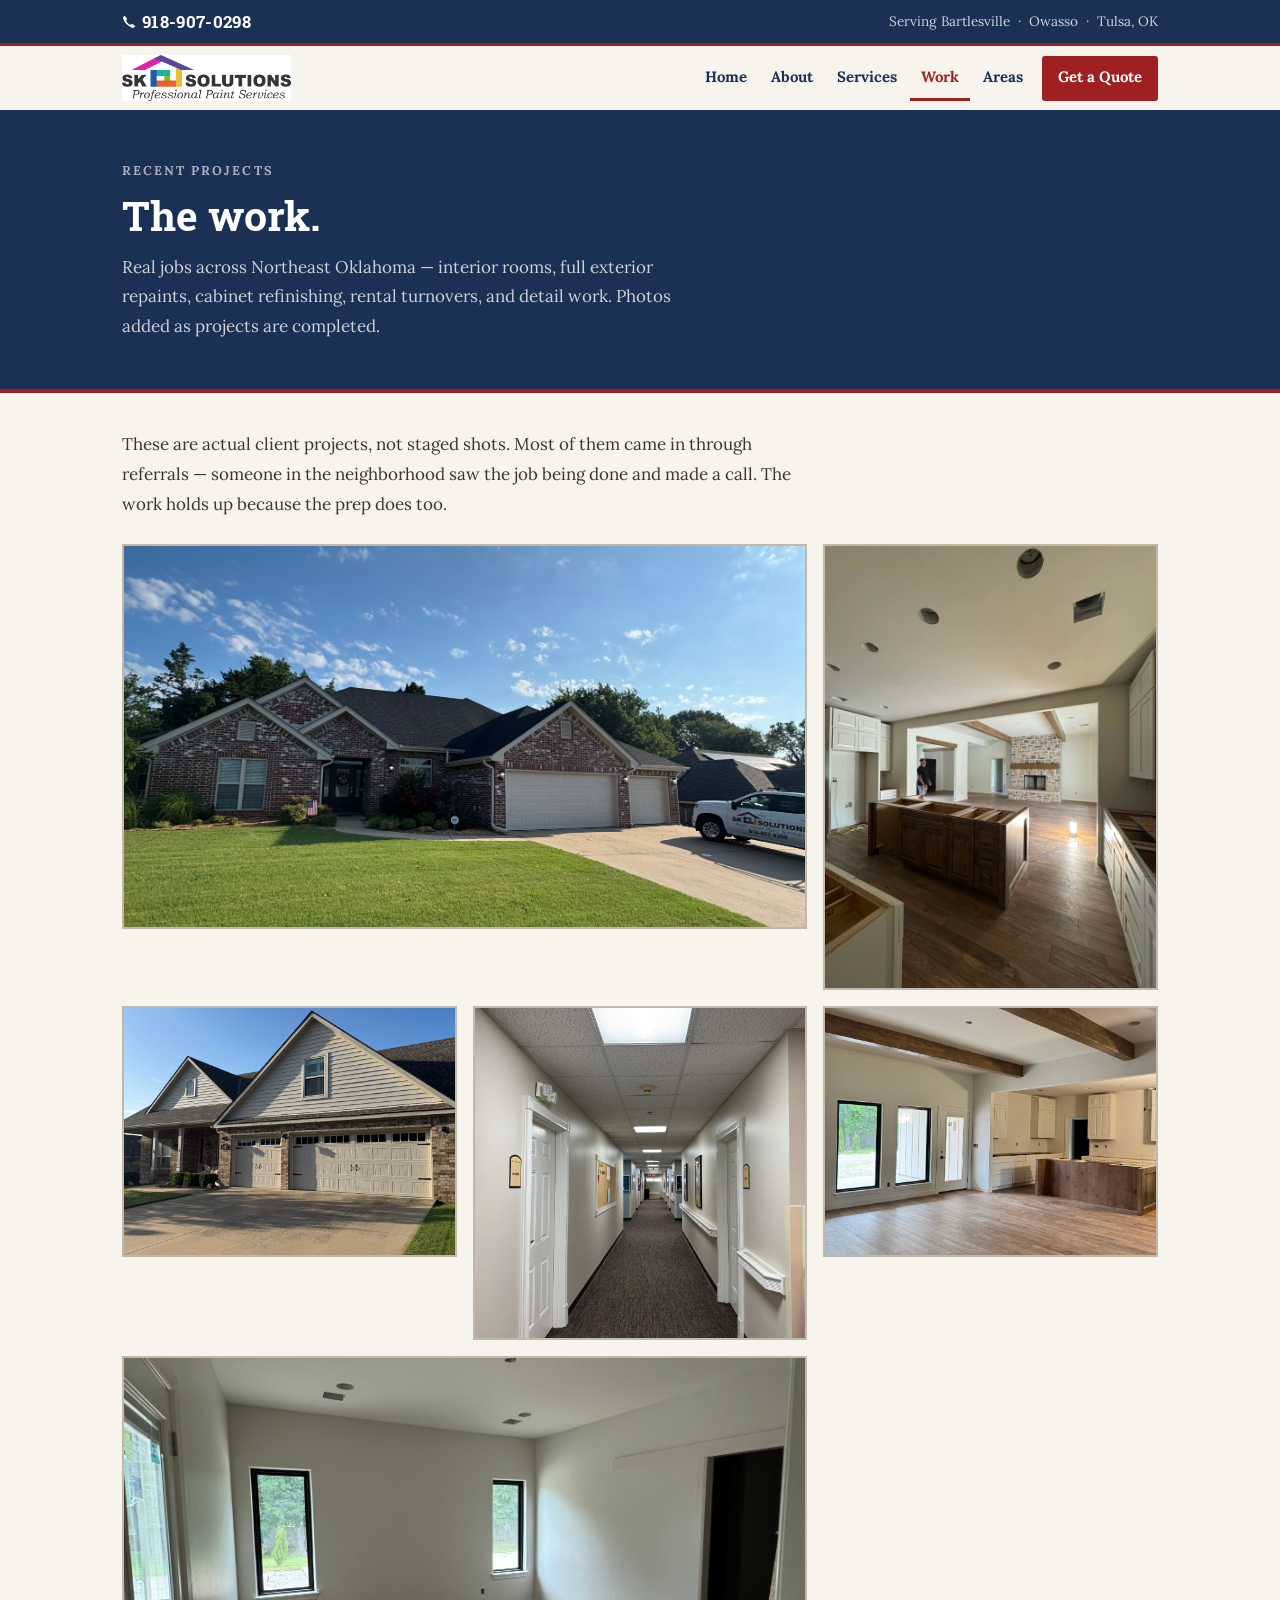
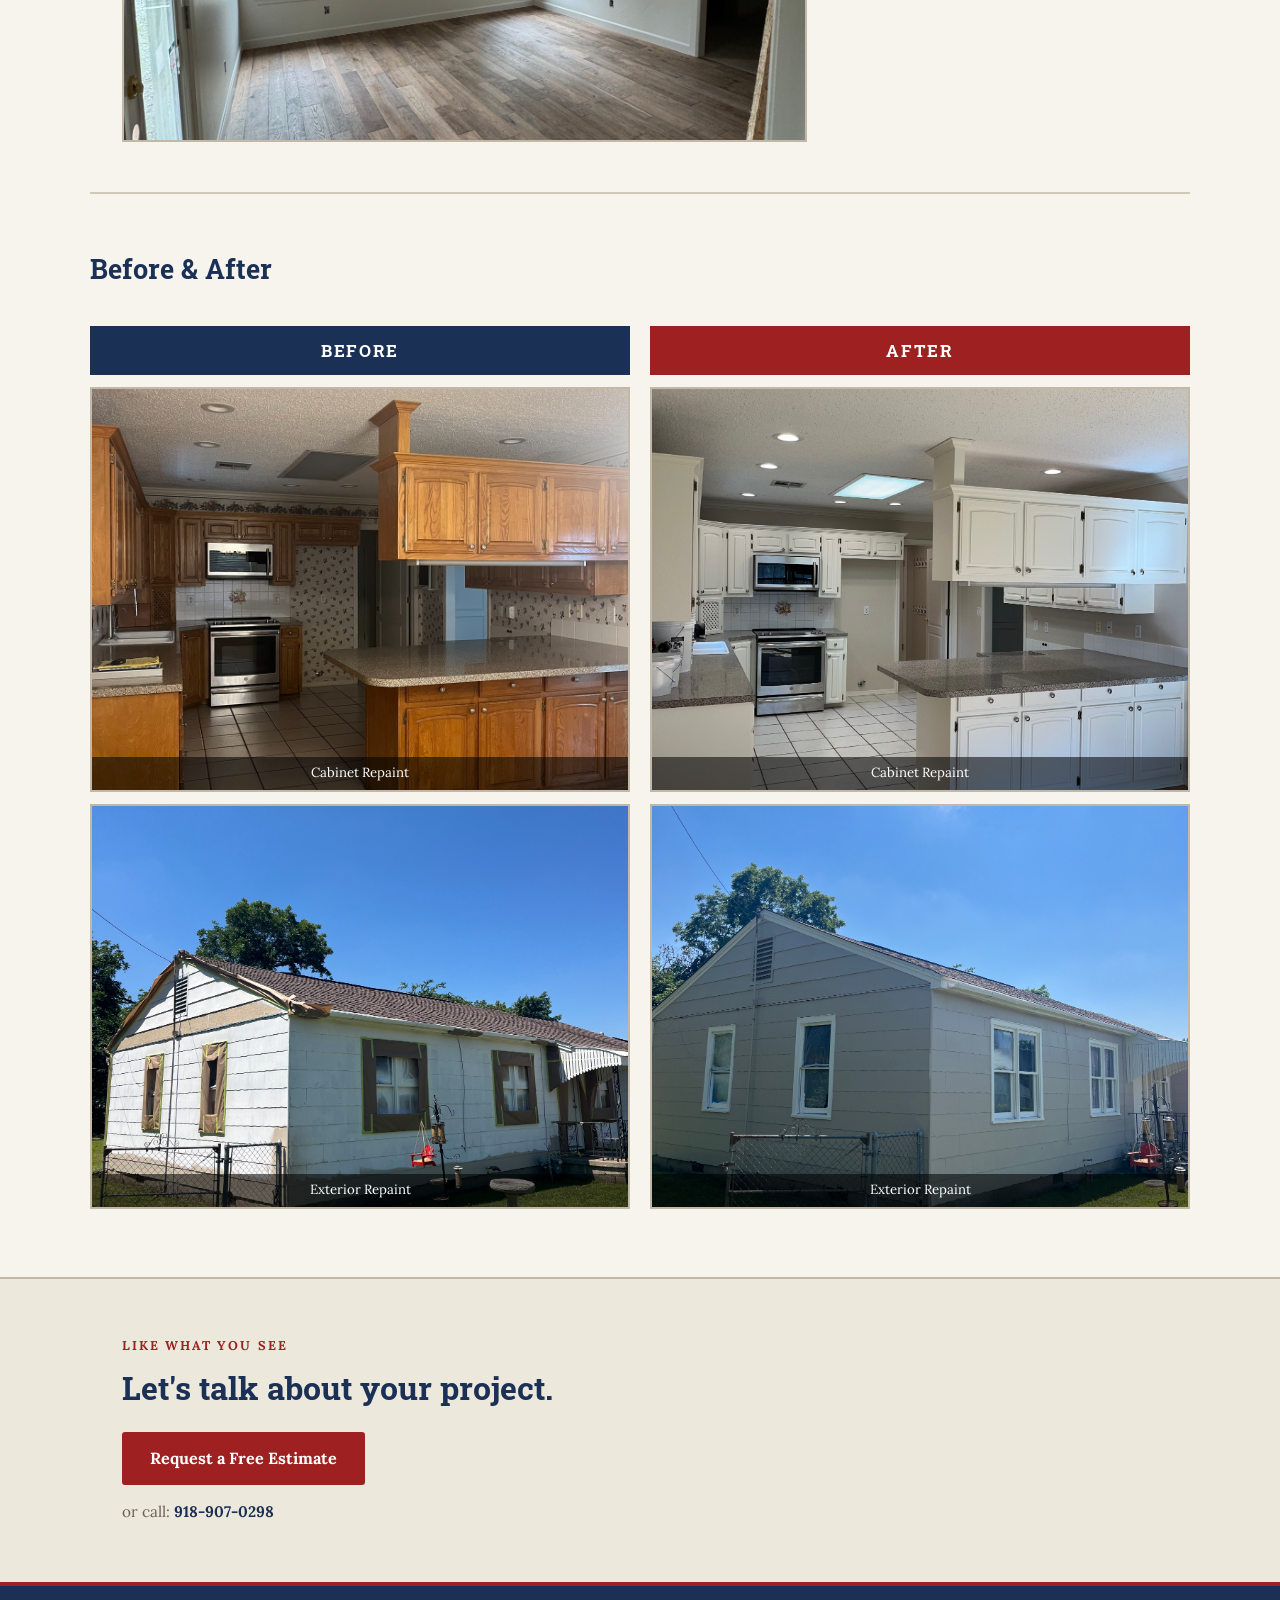
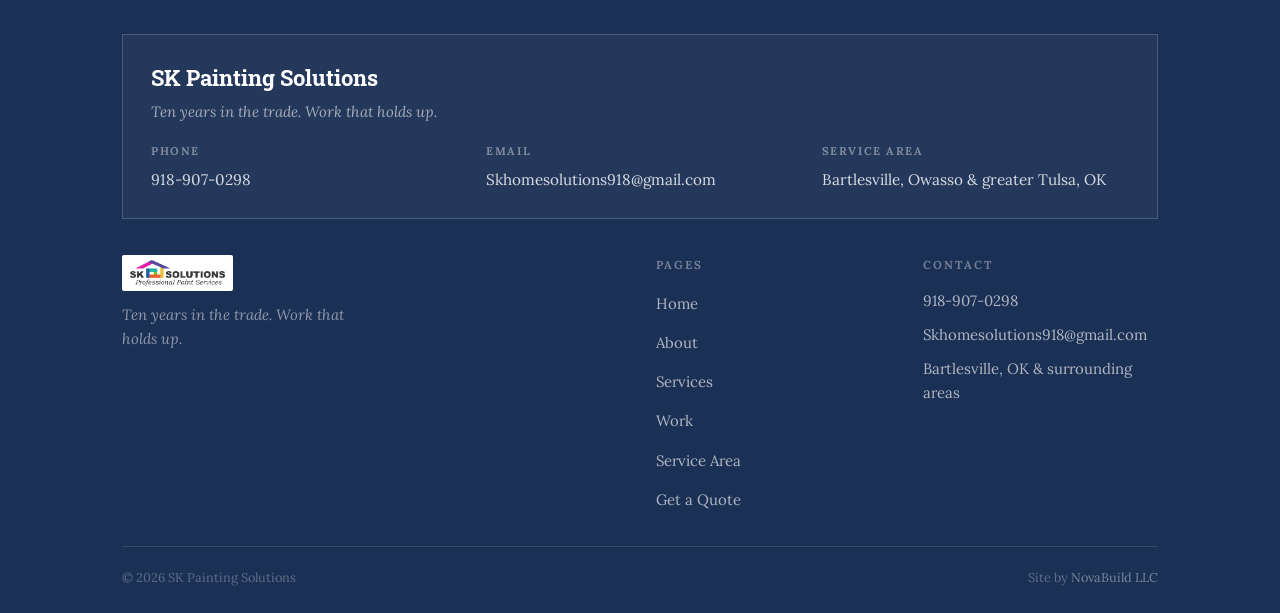
<file: work.html>
<!DOCTYPE html>
<html lang="en">
<head>
  <meta charset="UTF-8" />
  <meta name="viewport" content="width=device-width, initial-scale=1.0" />
  <title>Our Work | SK Painting Solutions — Project Gallery</title>
  <meta name="description" content="Recent painting and repair projects by SK Painting Solutions across Bartlesville, Owasso, and the greater Tulsa area. Interior, exterior, cabinets, and more." />

  <meta property="og:title" content="Our Work | SK Painting Solutions" />
  <meta property="og:description" content="Completed projects — interior painting, exterior repaints, cabinet refinishing, and detail work across Northeast Oklahoma." />
  <meta property="og:type" content="website" />
  <meta property="og:url" content="https://skpaintingsolutions.com/work.html" />
  <link rel="canonical" href="https://skpaintingsolutions.com/work.html" />

  <link rel="icon" href="data:image/svg+xml,%3Csvg xmlns='http://www.w3.org/2000/svg' viewBox='0 0 32 32'%3E%3Crect width='32' height='32' fill='%231B3055'/%3E%3Cpath d='M4 18 L16 6 L28 18 L25 18 L25 27 L7 27 L7 18Z' fill='none' stroke='%239E2020' stroke-width='1.6'/%3E%3C/svg%3E" type="image/svg+xml" />

  <link rel="preconnect" href="https://fonts.googleapis.com" />
  <link rel="preconnect" href="https://fonts.gstatic.com" crossorigin />
  <link href="https://fonts.googleapis.com/css2?family=Lora:ital,wght@0,400;0,700;1,400&family=Roboto+Slab:wght@700&display=swap" rel="stylesheet" />

  <link rel="stylesheet" href="css/style.css" />

  <!-- GA4: drop measurement ID below when ready -->
  <!-- <script async src="https://www.googletagmanager.com/gtag/js?id=G-XXXXXXXXXX"></script>
  <script>window.dataLayer=window.dataLayer||[];function gtag(){dataLayer.push(arguments);}gtag('js',new Date());gtag('config','G-XXXXXXXXXX');</script> -->
</head>
<body class="page-work">

  <!-- ====== TOP BAR ====== -->
  <div class="top-bar">
    <div class="wrap">
      <a href="tel:+19189070298" class="tb-phone">
        <svg viewBox="0 0 16 16" aria-hidden="true"><path d="M3.654 1.328a.678.678 0 0 0-1.015-.063L1.605 2.3c-.483.484-.661 1.169-.45 1.77a17.6 17.6 0 0 0 4.168 6.608 17.6 17.6 0 0 0 6.608 4.168c.601.211 1.286.033 1.77-.45l1.034-1.034a.678.678 0 0 0-.063-1.015l-2.307-1.794a.68.68 0 0 0-.58-.122l-2.19.547a1.745 1.745 0 0 1-1.657-.459L5.482 8.062a1.745 1.745 0 0 1-.46-1.657l.548-2.19a.68.68 0 0 0-.122-.58L3.654 1.328z"/></svg>
        918-907-0298
      </a>
      <span class="tb-area">Serving Bartlesville &nbsp;&middot;&nbsp; Owasso &nbsp;&middot;&nbsp; Tulsa, OK</span>
    </div>
  </div>

  <!-- ====== NAV ====== -->
  <nav class="site-nav" role="navigation" aria-label="Main navigation">
    <div class="nav-inner">
      <a href="index.html" class="site-logo" aria-label="SK Painting Solutions — Home">
        <img src="assets/sk-logo.jpg" alt="SK Painting Solutions" class="site-logo-img">
      </a>
      <ul class="nav-links" role="list">
        <li><a href="index.html">Home</a></li>
        <li><a href="about.html">About</a></li>
        <li><a href="services.html">Services</a></li>
        <li><a href="work.html">Work</a></li>
        <li><a href="service-area.html">Areas</a></li>
        <li><a href="contact.html" class="nav-cta">Get a Quote</a></li>
      </ul>
      <button class="nav-hamburger" aria-label="Open menu" aria-expanded="false" aria-controls="mobile-panel">
        <span></span><span></span><span></span>
      </button>
    </div>
  </nav>

  <div class="nav-mobile-panel" id="mobile-panel" role="dialog" aria-label="Mobile navigation">
    <a href="index.html">Home</a>
    <a href="about.html">About</a>
    <a href="services.html">Services</a>
    <a href="work.html">Work</a>
    <a href="service-area.html">Areas</a>
    <a href="contact.html" class="nav-cta-mobile">Get a Quote</a>
    <a href="tel:+19189070298" class="nav-phone-mobile">918-907-0298</a>
  </div>
  <div class="nav-overlay" aria-hidden="true"></div>


  <main>

    <!-- ====== PAGE HEADER ====== -->
    <header class="page-header" aria-label="Work gallery">
      <div class="wrap">
        <span class="page-header-eyebrow">Recent projects</span>
        <h1>The work.</h1>
        <p class="page-header-lead">Real jobs across Northeast Oklahoma — interior rooms, full exterior repaints, cabinet refinishing, rental turnovers, and detail work. Photos added as projects are completed.</p>
      </div>
    </header>


    <!-- ====== GALLERY INTRO ====== -->
    <div class="gallery-intro">
      <div class="wrap">
        <p>These are actual client projects, not staged shots. Most of them came in through referrals — someone in the neighborhood saw the job being done and made a call. The work holds up because the prep does too.</p>
      </div>
    </div>


    <!-- ====== GALLERY GRID ====== -->
    <section class="gallery-grid wrap" aria-label="Project photos">

      <div class="gallery-item wide">
        <img src="assets/work/work-1887.jpg" alt="Exterior house repaint — finished, curb view" loading="lazy" />
        <p class="gallery-caption">Exterior repaint — full house</p>
      </div>
      <div class="gallery-item portrait">
        <img src="assets/work/work-1785.jpg" alt="Two-story interior repaint in progress — open great room" loading="lazy" />
        <p class="gallery-caption">Interior repaint — two-story great room</p>
      </div>

      <div class="gallery-item landscape">
        <img src="assets/work/work-1942.jpg" alt="Exterior repaint — board and batten siding with garage doors" loading="lazy" />
        <p class="gallery-caption">Exterior repaint — siding &amp; trim</p>
      </div>
      <div class="gallery-item square">
        <img src="assets/work/work-1791.jpg" alt="Interior hallway repaint — fresh white trim and accent wall" loading="lazy" />
        <p class="gallery-caption">Interior hallway repaint</p>
      </div>
      <div class="gallery-item landscape">
        <img src="assets/work/work-1783.jpg" alt="Interior repaint — open living area, white walls and wood accent" loading="lazy" />
        <p class="gallery-caption">Interior repaint — open living area</p>
      </div>

      <div class="gallery-item wide">
        <img src="assets/work/work-1787.jpg" alt="Interior room repaint — vaulted ceiling, white walls finished" loading="lazy" />
        <p class="gallery-caption">Interior repaint — vaulted great room</p>
      </div>

    </section>


    <!-- ====== BEFORE & AFTER ====== -->
    <section class="before-after-section wrap" aria-label="Before and after project comparisons">
      <h2>Before &amp; After</h2>

      <div class="ba-grid">

        <div class="ba-col">
          <div class="ba-col-head ba-col-head--before">Before</div>
          <div class="ba-photo">
            <img src="assets/work/work-9900.jpg" alt="Kitchen before — original oak cabinets" loading="lazy" />
            <span class="ba-caption">Cabinet Repaint</span>
          </div>
          <div class="ba-photo">
            <img src="assets/work/work-9219.jpg" alt="Exterior before — faded siding with old dark window trim" loading="lazy" />
            <span class="ba-caption">Exterior Repaint</span>
          </div>
        </div>

        <div class="ba-col">
          <div class="ba-col-head ba-col-head--after">After</div>
          <div class="ba-photo">
            <img src="assets/work/work-9897.jpg" alt="Kitchen after — cabinets painted white, clean finish" loading="lazy" />
            <span class="ba-caption">Cabinet Repaint</span>
          </div>
          <div class="ba-photo">
            <img src="assets/work/work-9224.jpg" alt="Exterior after — fresh tan siding with clean white trim" loading="lazy" />
            <span class="ba-caption">Exterior Repaint</span>
          </div>
        </div>

      </div>
    </section>

  </main>


  <!-- ====== PAGE CTA ====== -->
  <section class="page-cta page-cta--left" aria-label="Call to action">
    <div class="wrap">
      <span class="cta-eyebrow">Like what you see</span>
      <h2>Let's talk about your project.</h2>
      <a href="contact.html" class="btn-primary btn-clay">Request a Free Estimate</a>
      <span class="cta-alt">or call: <a href="tel:+19189070298">918-907-0298</a></span>
    </div>
  </section>


  <!-- ====== FOOTER ====== -->
  <footer class="site-footer" role="contentinfo">
    <div class="footer-inner">

      <div class="footer-biz-card">
        <p class="footer-biz-name">SK Painting Solutions</p>
        <p class="footer-biz-tagline">Ten years in the trade. Work that holds up.</p>
        <div class="footer-biz-details">
          <div class="footer-biz-item">
            <span class="footer-biz-label">Phone</span>
            <span class="footer-biz-val"><a href="tel:+19189070298">918-907-0298</a></span>
          </div>
          <div class="footer-biz-item">
            <span class="footer-biz-label">Email</span>
            <span class="footer-biz-val">Skhomesolutions918@gmail.com</span>
          </div>
          <div class="footer-biz-item">
            <span class="footer-biz-label">Service Area</span>
            <span class="footer-biz-val">Bartlesville, Owasso &amp; greater Tulsa, OK</span>
          </div>
        </div>
      </div>

      <div class="footer-main">
        <div class="footer-brand">
          <a href="index.html" class="site-logo" aria-label="SK Painting Solutions">
            <img src="assets/sk-logo.jpg" alt="SK Painting Solutions" class="site-logo-img">
          </a>
          <p class="footer-tagline">Ten years in the trade. Work that holds up.</p>
        </div>
        <nav class="footer-nav" aria-label="Footer navigation">
          <div class="footer-col">
            <span class="footer-col-label">Pages</span>
            <ul>
              <li><a href="index.html">Home</a></li>
              <li><a href="about.html">About</a></li>
              <li><a href="services.html">Services</a></li>
              <li><a href="work.html">Work</a></li>
              <li><a href="service-area.html">Service Area</a></li>
              <li><a href="contact.html">Get a Quote</a></li>
            </ul>
          </div>
          <div class="footer-col">
            <span class="footer-col-label">Contact</span>
            <ul>
              <li class="footer-contact-item"><a href="tel:+19189070298">918-907-0298</a></li>
              <li class="footer-contact-item"><a href="mailto:Skhomesolutions918@gmail.com">Skhomesolutions918@gmail.com</a></li>
              <li class="footer-contact-item">Bartlesville, OK &amp; surrounding areas</li>
            </ul>
          </div>
        </nav>
      </div>

      <div class="footer-bottom">
        <span>&copy; <span class="footer-year"></span> SK Painting Solutions</span>
        <span>Site by <a href="https://novabuildweb.com" target="_blank" rel="noopener noreferrer">NovaBuild LLC</a></span>
      </div>

    </div>
  </footer>

  <script src="js/main.js"></script>
</body>
</html>
</file>
<file: css/style.css>
/* ============================================================
   SK PAINTING SOLUTIONS — style.css
   Classic local-business. Navy, brick red, cream.
   Roboto Slab headings / Lora body.
   ============================================================ */

/* === 1. CUSTOM PROPERTIES === */
:root {
  --navy:       #1B3055;
  --navy-dark:  #122240;
  --red:        #9E2020;
  --red-dark:   #7C1818;
  --cream:      #F7F4EE;
  --panel:      #EDE8DC;
  --ink:        #1C1C1A;
  --body-text:  #3A3530;
  --muted:      #6B6157;
  --border:     #C2B8A8;
  --rule:       #D0C8B8;

  --font-head:  'Roboto Slab', Georgia, 'Times New Roman', serif;
  --font-body:  'Lora', Georgia, 'Times New Roman', serif;
  --wrap:       1100px;
}

/* === 2. RESET === */
*, *::before, *::after { box-sizing: border-box; margin: 0; padding: 0; }

html {
  font-size: 17px;
  scroll-behavior: smooth;
  -webkit-text-size-adjust: 100%;
}

body {
  background: var(--cream);
  color: var(--ink);
  font-family: var(--font-body);
  font-size: 1rem;
  font-weight: 400;
  line-height: 1.72;
  overflow-x: hidden;
}

img { display: block; max-width: 100%; height: auto; }
a { color: inherit; text-decoration: none; }
ul, ol { list-style: none; }
button { cursor: pointer; border: none; background: none; font-family: inherit; }

/* === 3. WRAP === */
.wrap {
  max-width: var(--wrap);
  margin: 0 auto;
  padding: 0 32px;
}

/* === 4. IMAGE PLACEHOLDERS === */
.img-ph {
  background: var(--panel);
  border: 1px dashed var(--border);
  display: flex;
  align-items: center;
  justify-content: center;
  width: 100%;
  overflow: hidden;
}

.img-ph-label {
  font-family: var(--font-body);
  font-size: 0.75rem;
  color: var(--muted);
  text-align: center;
  padding: 20px;
  max-width: 260px;
  line-height: 1.6;
}

/* === 5. TOP BAR === */
.top-bar {
  background: var(--navy);
  border-bottom: 3px solid var(--red);
  padding: 7px 0;
}

.top-bar .wrap {
  display: flex;
  align-items: center;
  justify-content: space-between;
  flex-wrap: wrap;
  gap: 6px 16px;
}

.tb-phone {
  font-family: var(--font-head);
  font-weight: 700;
  font-size: 1rem;
  color: #fff;
  letter-spacing: 0.02em;
  display: flex;
  align-items: center;
  gap: 6px;
}

.tb-phone svg {
  width: 14px;
  height: 14px;
  fill: currentColor;
  flex-shrink: 0;
}

.tb-phone:hover { text-decoration: underline; color: #fff; }

.tb-area {
  font-family: var(--font-body);
  font-size: 0.8rem;
  color: rgba(255, 255, 255, 0.78);
}

/* === 6. NAVIGATION === */
.site-nav {
  background: var(--cream);
  border-bottom: 2px solid var(--navy);
  position: relative;
  z-index: 50;
}

.nav-inner {
  max-width: var(--wrap);
  margin: 0 auto;
  padding: 0 32px;
  display: flex;
  align-items: center;
  justify-content: space-between;
  gap: 16px;
  min-height: 64px;
}

.site-logo {
  display: flex;
  align-items: center;
  gap: 10px;
  flex-shrink: 0;
}

.site-logo-img {
  height: 46px;
  width: auto;
  display: block;
}

/* Nav links */
.nav-links {
  display: flex;
  align-items: center;
  gap: 2px;
}

.nav-links a {
  font-family: var(--font-body);
  font-size: 0.88rem;
  font-weight: 700;
  color: var(--navy);
  padding: 8px 11px;
  border-bottom: 3px solid transparent;
  display: block;
}

.nav-links a:hover,
.nav-links a.active {
  color: var(--red);
  border-bottom-color: var(--red);
}

.nav-links .nav-cta {
  background: var(--red);
  color: #fff;
  padding: 8px 16px;
  border-radius: 3px;
  border-bottom: 3px solid transparent;
  margin-left: 6px;
}

.nav-links .nav-cta:hover {
  background: var(--red-dark);
  color: #fff;
  border-bottom-color: transparent;
}

/* Hamburger */
.nav-hamburger {
  display: none;
  flex-direction: column;
  gap: 5px;
  width: 26px;
  padding: 4px 0;
}

.nav-hamburger span {
  display: block;
  height: 2px;
  background: var(--navy);
}

.nav-hamburger.open span:nth-child(1) { transform: translateY(7px) rotate(45deg); }
.nav-hamburger.open span:nth-child(2) { opacity: 0; }
.nav-hamburger.open span:nth-child(3) { transform: translateY(-7px) rotate(-45deg); }

/* Mobile panel */
.nav-mobile-panel {
  position: fixed;
  top: 0;
  right: -100%;
  width: 80%;
  max-width: 300px;
  height: 100dvh;
  background: var(--navy);
  padding: 70px 28px 40px;
  display: flex;
  flex-direction: column;
  transition: right 0.25s ease;
  z-index: 99;
}

.nav-mobile-panel.open { right: 0; }

.nav-mobile-panel a {
  font-family: var(--font-body);
  font-size: 1rem;
  font-weight: 700;
  color: rgba(255, 255, 255, 0.72);
  padding: 14px 0;
  border-bottom: 1px solid rgba(255, 255, 255, 0.12);
  display: block;
}

.nav-mobile-panel a:hover,
.nav-mobile-panel a.active { color: #fff; }

.nav-mobile-panel .nav-cta-mobile {
  margin-top: 18px;
  background: var(--red);
  color: #fff;
  text-align: center;
  padding: 13px 20px;
  border-bottom: none;
  border-radius: 3px;
}

.nav-mobile-panel .nav-cta-mobile:hover {
  background: var(--red-dark);
  color: #fff;
}

.nav-phone-mobile {
  font-family: var(--font-head);
  font-size: 1.1rem;
  font-weight: 700;
  color: #fff;
  display: block;
  padding: 16px 0 0;
  margin-top: 18px;
  border-top: 1px solid rgba(255, 255, 255, 0.15);
  border-bottom: none !important;
}

.nav-overlay {
  position: fixed;
  inset: 0;
  background: rgba(0, 0, 0, 0.45);
  z-index: 98;
  opacity: 0;
  pointer-events: none;
  transition: opacity 0.25s ease;
}

.nav-overlay.open {
  opacity: 1;
  pointer-events: all;
}

/* === 7. BUTTONS === */
.btn-primary {
  display: inline-block;
  background: var(--navy);
  color: #fff;
  font-family: var(--font-body);
  font-weight: 700;
  font-size: 0.95rem;
  padding: 11px 26px;
  border: 2px solid var(--navy);
  border-radius: 3px;
  cursor: pointer;
}

.btn-primary:hover {
  background: var(--navy-dark);
  border-color: var(--navy-dark);
  color: #fff;
}

.btn-clay {
  background: var(--red);
  border-color: var(--red);
}

.btn-clay:hover {
  background: var(--red-dark);
  border-color: var(--red-dark);
}

.btn-contact {
  display: inline-flex;
  align-items: center;
  gap: 7px;
  font-family: var(--font-head);
  font-size: 0.9rem;
  font-weight: 700;
  padding: 10px 20px;
  border-radius: 3px;
  border: 2px solid transparent;
  cursor: pointer;
  text-decoration: none;
  transition: background 0.15s, border-color 0.15s;
}

.btn-contact svg {
  width: 15px;
  height: 15px;
  fill: currentColor;
  flex-shrink: 0;
}

.btn-contact--call {
  background: var(--navy);
  color: #fff;
  border-color: var(--navy);
}

.btn-contact--call:hover {
  background: var(--navy-dark);
  border-color: var(--navy-dark);
  color: #fff;
}

.btn-contact--text {
  background: #fff;
  color: var(--navy);
  border-color: var(--navy);
}

.btn-contact--text:hover {
  background: var(--navy);
  color: #fff;
}

.contact-direct-btns,
.hero-contact-btns {
  display: flex;
  gap: 10px;
  flex-wrap: wrap;
  margin-bottom: 1.5rem;
}

.hero-contact-btns {
  margin-top: 14px;
  margin-bottom: 0;
}

.hero-contact-btns .btn-contact--text {
  background: transparent;
  color: #fff;
  border-color: rgba(255,255,255,0.7);
}

.hero-contact-btns .btn-contact--text:hover {
  background: rgba(255,255,255,0.15);
  border-color: #fff;
}

.btn-arrow {
  display: inline-flex;
  align-items: center;
  gap: 6px;
  font-family: var(--font-body);
  font-weight: 700;
  font-size: 0.9rem;
  color: var(--red);
  border-bottom: 2px solid var(--red);
  padding-bottom: 1px;
}

.btn-arrow:hover {
  color: var(--red-dark);
  border-color: var(--red-dark);
}

/* === 8. HERO === */
.home-hero {
  background: var(--navy);
  position: relative;
  overflow: hidden;
  min-height: 400px;
  display: flex;
  align-items: center;
}

.hero-bg-img {
  position: absolute;
  inset: 0;
  width: 100%;
  height: 100%;
  object-fit: cover;
  object-position: center 30%;
  opacity: 0.30;
}

.hero-inner {
  position: relative;
  z-index: 1;
  width: 100%;
  max-width: var(--wrap);
  margin: 0 auto;
  padding: 56px 32px;
}

.hero-box {
  background: rgba(27, 48, 85, 0.94);
  border: 2px solid rgba(255, 255, 255, 0.22);
  padding: 36px 44px;
  max-width: 540px;
  color: #fff;
}

.hero-eyebrow {
  font-family: var(--font-body);
  font-size: 0.78rem;
  font-weight: 700;
  text-transform: uppercase;
  letter-spacing: 0.14em;
  color: rgba(255, 255, 255, 0.70);
  display: block;
  margin-bottom: 12px;
  padding-bottom: 12px;
  border-bottom: 1px solid rgba(255, 255, 255, 0.18);
}

.hero-box h1 {
  font-family: var(--font-head);
  font-weight: 700;
  font-size: 2.2rem;
  line-height: 1.2;
  color: #fff;
  margin-bottom: 6px;
}

.hero-tagline {
  font-family: var(--font-body);
  font-style: italic;
  font-size: 1rem;
  color: rgba(255, 255, 255, 0.75);
  margin-bottom: 12px;
  line-height: 1.55;
}

.hero-sub {
  font-family: var(--font-body);
  font-size: 0.88rem;
  color: rgba(255, 255, 255, 0.65);
  margin-bottom: 20px;
  line-height: 1.5;
}

.hero-phone {
  display: block;
  font-family: var(--font-head);
  font-weight: 700;
  font-size: 2rem;
  color: #fff;
  margin-bottom: 22px;
  letter-spacing: 0.02em;
}

.hero-phone:hover { text-decoration: underline; }

.hero-actions {
  display: flex;
  align-items: center;
  gap: 18px;
  flex-wrap: wrap;
}

/* Free estimates badge */
.est-badge {
  display: inline-flex;
  width: 76px;
  height: 76px;
  border-radius: 50%;
  border: 2px solid rgba(255, 255, 255, 0.55);
  align-items: center;
  justify-content: center;
  text-align: center;
  font-family: var(--font-body);
  font-size: 0.62rem;
  font-weight: 700;
  text-transform: uppercase;
  letter-spacing: 0.1em;
  line-height: 1.4;
  color: rgba(255, 255, 255, 0.80);
  flex-shrink: 0;
  padding: 8px;
  user-select: none;
}

/* === 9. HOME: ABOUT TEASER === */
.home-about {
  padding: 52px 0;
  border-top: 2px solid var(--rule);
}

.home-about .wrap {
  display: grid;
  grid-template-columns: 1fr 1fr;
  gap: 52px;
  align-items: start;
}

.about-quote-col { }

.about-quote-text {
  font-family: var(--font-head);
  font-weight: 700;
  font-size: 1.25rem;
  line-height: 1.55;
  color: var(--navy);
  border-left: 4px solid var(--red);
  padding-left: 18px;
  margin-bottom: 12px;
}

.about-quote-attr {
  font-size: 0.84rem;
  font-weight: 700;
  color: var(--muted);
  display: block;
  padding-left: 22px;
}

.about-side p {
  font-size: 1rem;
  line-height: 1.75;
  color: var(--body-text);
  margin-bottom: 14px;
}

/* === 10. HOME: SERVICES === */
.home-services {
  border-top: 2px solid var(--rule);
  padding: 52px 0;
}

.home-services-header {
  display: flex;
  align-items: baseline;
  justify-content: space-between;
  gap: 20px;
  flex-wrap: wrap;
  margin-bottom: 24px;
}

.home-services-header h2 {
  font-family: var(--font-head);
  font-weight: 700;
  font-size: 1.45rem;
  color: var(--navy);
}

/* Two-column services checklist */
.svc-checklist {
  display: grid;
  grid-template-columns: 1fr 1fr;
  border: 1px solid var(--border);
}

.svc-check-item {
  display: flex;
  align-items: flex-start;
  gap: 12px;
  padding: 16px 18px;
  border-bottom: 1px solid var(--border);
  border-right: 1px solid var(--border);
}

.svc-check-item:nth-child(even) {
  border-right: none;
}

.svc-check-item:nth-last-child(1),
.svc-check-item:nth-last-child(2) {
  border-bottom: none;
}

.svc-check-icon {
  color: var(--red);
  font-size: 1rem;
  font-weight: 700;
  flex-shrink: 0;
  margin-top: 2px;
  line-height: 1.5;
}

.svc-name {
  font-family: var(--font-head);
  font-weight: 700;
  font-size: 0.95rem;
  color: var(--navy);
  display: block;
  margin-bottom: 2px;
}

.svc-desc {
  font-size: 0.84rem;
  color: var(--muted);
  line-height: 1.45;
}

/* === 11. HOME: SEASONAL === */
.home-seasonal {
  background: var(--panel);
  border-top: 2px solid var(--border);
  border-bottom: 2px solid var(--border);
  padding: 52px 0;
}

.seasonal-grid {
  display: grid;
  grid-template-columns: 1fr 320px;
  gap: 52px;
  align-items: start;
}

.seasonal-eyebrow {
  font-size: 0.75rem;
  font-weight: 700;
  text-transform: uppercase;
  letter-spacing: 0.14em;
  color: var(--red);
  display: block;
  margin-bottom: 10px;
}

.seasonal-heading {
  font-family: var(--font-head);
  font-weight: 700;
  font-size: 1.45rem;
  color: var(--navy);
  line-height: 1.3;
  margin-bottom: 16px;
}

.seasonal-body {
  font-size: 1rem;
  line-height: 1.75;
  color: var(--body-text);
}

.seasonal-body + .seasonal-body { margin-top: 14px; }

.seasonal-aside {
  border: 2px solid var(--border);
  background: var(--cream);
}

.seasonal-aside-label {
  font-size: 0.75rem;
  font-weight: 700;
  text-transform: uppercase;
  letter-spacing: 0.14em;
  color: var(--navy);
  display: block;
  padding: 12px 16px;
  background: var(--navy);
  color: #fff;
}

.seasonal-aside ul li {
  font-size: 0.9rem;
  color: var(--body-text);
  padding: 10px 16px 10px 36px;
  border-bottom: 1px solid var(--rule);
  line-height: 1.5;
  position: relative;
}

.seasonal-aside ul li:last-child { border-bottom: none; }

.seasonal-aside ul li::before {
  content: '✓';
  position: absolute;
  left: 14px;
  color: var(--red);
  font-weight: 700;
}

/* === 12. HOME: AREA CALLOUT === */
.home-area {
  padding: 52px 0;
  border-top: 2px solid var(--rule);
}

.home-area .wrap > h2 {
  font-family: var(--font-head);
  font-weight: 700;
  font-size: 1.45rem;
  color: var(--navy);
  margin-bottom: 20px;
}

.area-cities {
  display: grid;
  grid-template-columns: repeat(3, 1fr);
  border: 1px solid var(--border);
  margin-bottom: 24px;
}

.area-city {
  padding: 22px 24px;
  border-right: 1px solid var(--border);
}

.area-city:last-child { border-right: none; }

.area-city-name {
  font-family: var(--font-head);
  font-weight: 700;
  font-size: 1.1rem;
  color: var(--navy);
  display: block;
  margin-bottom: 3px;
}

.area-city-state {
  font-size: 0.72rem;
  font-weight: 700;
  text-transform: uppercase;
  letter-spacing: 0.1em;
  color: var(--red);
  display: block;
  margin-bottom: 10px;
}

.area-city-desc {
  font-size: 0.88rem;
  color: var(--body-text);
  line-height: 1.65;
}

/* === 13. HOME: CTA === */
.home-cta {
  background: var(--navy);
  color: #fff;
  padding: 56px 0;
  text-align: center;
  border-top: 4px solid var(--red);
}

.home-cta .cta-eyebrow {
  font-size: 0.75rem;
  font-weight: 700;
  text-transform: uppercase;
  letter-spacing: 0.16em;
  color: rgba(255, 255, 255, 0.60);
  display: block;
  margin-bottom: 12px;
}

.home-cta h2 {
  font-family: var(--font-head);
  font-weight: 700;
  font-size: 2rem;
  color: #fff;
  line-height: 1.2;
  margin-bottom: 28px;
  max-width: 580px;
  margin-left: auto;
  margin-right: auto;
}

.cta-alt {
  display: block;
  margin-top: 14px;
  font-size: 0.9rem;
  color: rgba(255, 255, 255, 0.58);
}

.cta-alt a {
  color: rgba(255, 255, 255, 0.85);
  font-weight: 700;
}

.cta-alt a:hover { color: #fff; text-decoration: underline; }

/* === 14. PAGE HEADER (inner pages) === */
.page-header {
  background: var(--navy);
  color: #fff;
  padding: 48px 0;
  border-bottom: 4px solid var(--red);
}

.page-header-eyebrow {
  font-size: 0.75rem;
  font-weight: 700;
  text-transform: uppercase;
  letter-spacing: 0.16em;
  color: rgba(255, 255, 255, 0.62);
  display: block;
  margin-bottom: 10px;
}

.page-header h1 {
  font-family: var(--font-head);
  font-weight: 700;
  font-size: 2.4rem;
  line-height: 1.15;
  color: #fff;
  margin-bottom: 14px;
}

.page-header-lead {
  font-size: 1rem;
  line-height: 1.72;
  color: rgba(255, 255, 255, 0.78);
  max-width: 600px;
}

/* === 15. PAGE CTA (shared) === */
.page-cta {
  background: var(--panel);
  padding: 56px 0;
  text-align: center;
  border-top: 2px solid var(--border);
}

.page-cta .cta-eyebrow {
  font-size: 0.75rem;
  font-weight: 700;
  text-transform: uppercase;
  letter-spacing: 0.16em;
  color: var(--red);
  display: block;
  margin-bottom: 12px;
}

.page-cta h2 {
  font-family: var(--font-head);
  font-weight: 700;
  font-size: 1.9rem;
  color: var(--navy);
  margin-bottom: 24px;
  line-height: 1.2;
}

.page-cta .cta-alt {
  margin-top: 14px;
  font-size: 0.9rem;
  color: var(--muted);
  display: block;
}

.page-cta .cta-alt a {
  color: var(--navy);
  font-weight: 700;
}

.page-cta .cta-alt a:hover {
  color: var(--red);
  text-decoration: underline;
}

.page-cta--left { text-align: left; }

.page-cta--left h2,
.page-cta--left .cta-alt { margin-left: 0; margin-right: 0; }

/* === 16. ABOUT PAGE === */
.about-page-image {
  width: 100%;
  height: 32vh;
  min-height: 200px;
}

.about-page-image .img-ph { height: 100%; border: none; }
.about-page-image img { width: 100%; height: 100%; object-fit: cover; }

.about-body {
  max-width: var(--wrap);
  margin: 0 auto;
  padding: 48px 32px;
  display: grid;
  grid-template-columns: 1fr 280px;
  gap: 52px;
  align-items: start;
}

.about-text {
  display: flex;
  flex-direction: column;
  gap: 18px;
}

.about-text p {
  font-size: 1rem;
  line-height: 1.82;
  color: var(--body-text);
}

.about-text p strong {
  color: var(--ink);
  font-weight: 700;
}

.about-text .pull-quote {
  font-family: var(--font-head);
  font-style: italic;
  font-size: 1.1rem;
  line-height: 1.55;
  color: var(--navy);
  border-left: 4px solid var(--red);
  padding: 4px 0 4px 18px;
  margin: 4px 0;
}

.about-section-break {
  width: 48px;
  height: 2px;
  background: var(--rule);
  margin: 6px 0;
  display: block;
}

.about-sidebar { padding-top: 2px; }

.about-credential {
  padding: 14px 0;
  border-bottom: 1px solid var(--border);
}

.about-credential:first-child { border-top: 1px solid var(--border); }

.cred-tag {
  font-size: 0.7rem;
  font-weight: 700;
  text-transform: uppercase;
  letter-spacing: 0.14em;
  color: var(--muted);
  display: block;
  margin-bottom: 3px;
}

.cred-val {
  font-family: var(--font-head);
  font-weight: 700;
  font-size: 0.95rem;
  color: var(--navy);
  line-height: 1.4;
}

/* Chapter label/number (kept but simplified) */
.about-chapter-col {
  display: none;
}

/* === 17. SERVICES PAGE === */
.service-block {
  border-top: 2px solid var(--rule);
  padding: 48px 0;
}

.service-block .wrap {
  display: grid;
  grid-template-columns: 1fr 300px;
  gap: 48px;
  align-items: start;
}

.service-num { display: none; }

.service-content h2 {
  font-family: var(--font-head);
  font-weight: 700;
  font-size: 1.75rem;
  line-height: 1.15;
  color: var(--navy);
  margin-bottom: 6px;
}

.service-tag {
  font-size: 0.72rem;
  font-weight: 700;
  letter-spacing: 0.14em;
  text-transform: uppercase;
  color: var(--red);
  display: block;
  margin-bottom: 16px;
}

.service-content p {
  font-size: 1rem;
  line-height: 1.78;
  color: var(--body-text);
  margin-bottom: 16px;
}

.service-content .btn-primary { margin-top: 4px; }

.service-details {
  border: 1px solid var(--border);
  background: var(--cream);
}

.service-detail-label {
  font-size: 0.72rem;
  font-weight: 700;
  letter-spacing: 0.14em;
  text-transform: uppercase;
  color: #fff;
  display: block;
  padding: 11px 16px;
  background: var(--navy);
  border-bottom: 1px solid var(--border);
}

.service-detail-list { }

.service-detail-list li {
  font-size: 0.9rem;
  color: var(--body-text);
  padding: 10px 16px 10px 36px;
  border-bottom: 1px solid var(--rule);
  line-height: 1.45;
  position: relative;
}

.service-detail-list li:last-child { border-bottom: none; }

.service-detail-list li::before {
  content: '✓';
  position: absolute;
  left: 14px;
  color: var(--red);
  font-weight: 700;
}

.service-image-divider {
  width: 100%;
  height: 24vh;
  min-height: 160px;
}

.service-image-divider .img-ph { height: 100%; border: none; }
.service-image-divider img { width: 100%; height: 100%; object-fit: cover; }

/* === 18. GALLERY / WORK PAGE === */
.gallery-intro {
  padding: 36px 0 24px;
}

.gallery-intro p {
  font-size: 1rem;
  line-height: 1.78;
  color: var(--body-text);
  max-width: 700px;
}

.gallery-grid {
  display: grid;
  grid-template-columns: repeat(3, 1fr);
  gap: 16px;
  padding-bottom: 16px;
}

.gallery-item {
  overflow: hidden;
  border: 2px solid var(--border);
  background: var(--cream);
}

.gallery-item img {
  width: 100%;
  height: 100%;
  object-fit: cover;
  display: block;
}

.gallery-item.landscape { aspect-ratio: 4/3; }
.gallery-item.portrait  { aspect-ratio: 3/4; }
.gallery-item.square    { aspect-ratio: 1/1; }
.gallery-item.wide      { grid-column: span 2; aspect-ratio: 16/9; }
.gallery-item .img-ph { width: 100%; }
.gallery-item.landscape .img-ph { aspect-ratio: 4/3; }
.gallery-item.portrait  .img-ph { aspect-ratio: 3/4; }
.gallery-item.square    .img-ph { aspect-ratio: 1/1; }
.gallery-item.wide .img-ph { aspect-ratio: 16/9; }

.gallery-caption {
  font-family: var(--font-body);
  font-size: 0.82rem;
  color: var(--muted);
  padding: 8px 10px;
  border-top: 1px solid var(--border);
  background: var(--cream);
  line-height: 1.45;
}

/* === 19. BEFORE / AFTER === */
.before-after-section {
  padding: 3rem 0 4rem;
  border-top: 2px solid var(--rule);
  margin-top: 2rem;
}

.before-after-section h2 {
  font-family: var(--font-head);
  font-size: 1.6rem;
  color: var(--navy);
  margin-bottom: 2rem;
}

.ba-grid {
  display: grid;
  grid-template-columns: 1fr 1fr;
  gap: 20px;
}

.ba-col {
  display: flex;
  flex-direction: column;
  gap: 12px;
}

.ba-col-head {
  font-family: var(--font-head);
  font-size: 1rem;
  font-weight: 700;
  text-transform: uppercase;
  letter-spacing: 0.1em;
  text-align: center;
  padding: 10px 0;
  color: #fff;
}

.ba-col-head--before { background: var(--navy); }
.ba-col-head--after  { background: var(--red); }

.ba-photo {
  position: relative;
  overflow: hidden;
  border: 2px solid var(--border);
  aspect-ratio: 4/3;
}

.ba-photo img {
  width: 100%;
  height: 100%;
  object-fit: cover;
  display: block;
}

.ba-caption {
  position: absolute;
  bottom: 0;
  left: 0;
  right: 0;
  background: rgba(0, 0, 0, 0.55);
  color: #fff;
  font-family: var(--font-body);
  font-size: 0.78rem;
  padding: 5px 10px;
  text-align: center;
}

@media (max-width: 600px) {
  .ba-grid { grid-template-columns: 1fr; }
}

/* === 20. SERVICE AREA PAGE === */
.area-page-lead {
  padding: 40px 0;
  border-bottom: 1px solid var(--border);
}

.area-page-lead p {
  font-size: 1rem;
  line-height: 1.8;
  color: var(--body-text);
  max-width: 680px;
}

.area-section {
  padding: 48px 0;
  border-bottom: 1px solid var(--border);
}

.area-section-header { margin-bottom: 16px; }

.area-section-num { display: none; }

.area-city-name {
  font-family: var(--font-head);
  font-weight: 700;
  font-size: 1.5rem;
  color: var(--navy);
  margin-bottom: 3px;
  display: block;
}

.area-city-state-label {
  font-size: 0.72rem;
  font-weight: 700;
  letter-spacing: 0.14em;
  text-transform: uppercase;
  color: var(--red);
  display: block;
}

.area-body p {
  font-size: 1rem;
  line-height: 1.8;
  color: var(--body-text);
  margin-bottom: 16px;
  max-width: 680px;
}

.area-tags {
  display: flex;
  flex-wrap: wrap;
  gap: 8px;
  margin-top: 14px;
}

.area-tag {
  font-size: 0.78rem;
  font-weight: 700;
  color: var(--navy);
  background: var(--panel);
  padding: 5px 12px;
  border: 1px solid var(--border);
}

.area-note {
  background: var(--panel);
  padding: 40px 0;
  border-top: 1px solid var(--border);
}

.area-note-inner {
  max-width: 680px;
}

.area-note-inner p {
  font-size: 1rem;
  line-height: 1.8;
  color: var(--body-text);
  margin-bottom: 16px;
}

/* === 21. CONTACT PAGE === */
.contact-layout {
  padding: 48px 32px 72px;
  display: grid;
  grid-template-columns: 1fr 340px;
  gap: 60px;
  max-width: var(--wrap);
  margin: 0 auto;
  align-items: start;
}

.quote-form-heading {
  font-family: var(--font-head);
  font-weight: 700;
  font-size: 1.25rem;
  color: var(--navy);
  margin-bottom: 26px;
  border-bottom: 2px solid var(--rule);
  padding-bottom: 13px;
}

.form-group { margin-bottom: 20px; }

.form-group label {
  display: block;
  font-size: 0.84rem;
  font-weight: 700;
  color: var(--ink);
  margin-bottom: 5px;
}

.form-group input,
.form-group select,
.form-group textarea {
  width: 100%;
  background: #fff;
  border: 1.5px solid var(--border);
  padding: 9px 12px;
  font-family: var(--font-body);
  font-size: 0.95rem;
  color: var(--ink);
  outline: none;
  border-radius: 2px;
  -webkit-appearance: none;
  appearance: none;
}

.form-group input:focus,
.form-group select:focus,
.form-group textarea:focus {
  border-color: var(--navy);
}

.form-group input::placeholder,
.form-group textarea::placeholder {
  color: var(--muted);
}

.form-group select {
  cursor: pointer;
  background-image: url("data:image/svg+xml,%3Csvg width='11' height='7' viewBox='0 0 11 7' fill='none' xmlns='http://www.w3.org/2000/svg'%3E%3Cpath d='M1 1L5.5 5.5L10 1' stroke='%234A4540' stroke-width='1.4' stroke-linecap='round' stroke-linejoin='round'/%3E%3C/svg%3E");
  background-repeat: no-repeat;
  background-position: right 10px center;
  padding-right: 30px;
  background-color: #fff;
}

.form-group textarea {
  resize: vertical;
  min-height: 120px;
  line-height: 1.6;
}

.form-row {
  display: grid;
  grid-template-columns: 1fr 1fr;
  gap: 0 24px;
}

.form-submit-row {
  margin-top: 10px;
  display: flex;
  align-items: center;
  gap: 20px;
  flex-wrap: wrap;
}

.form-notice {
  font-size: 0.82rem;
  color: var(--muted);
  line-height: 1.6;
}

.form-success {
  display: none;
  background: #EFF5E8;
  border-left: 4px solid #4A7A28;
  padding: 18px 22px;
  margin-bottom: 20px;
}

.form-success p {
  font-size: 0.95rem;
  color: var(--ink);
  line-height: 1.65;
}

.contact-info-panel {
  border: 2px solid var(--border);
}

.contact-info-panel-head {
  background: var(--navy);
  color: #fff;
  padding: 14px 20px;
  font-family: var(--font-head);
  font-weight: 700;
  font-size: 1rem;
}

.contact-info-block {
  padding: 16px 20px;
  border-bottom: 1px solid var(--border);
  background: var(--cream);
}

.contact-info-block:last-of-type { border-bottom: none; }

.contact-info-label {
  font-size: 0.7rem;
  font-weight: 700;
  text-transform: uppercase;
  letter-spacing: 0.14em;
  color: var(--muted);
  display: block;
  margin-bottom: 3px;
}

.contact-info-val {
  font-family: var(--font-head);
  font-weight: 700;
  font-size: 1rem;
  color: var(--navy);
  line-height: 1.35;
}

.contact-info-val a:hover {
  color: var(--red);
  text-decoration: underline;
}

.contact-response-note {
  font-size: 0.85rem;
  color: var(--body-text);
  line-height: 1.72;
  padding: 16px 20px;
  background: var(--panel);
  border-top: 1px solid var(--border);
}

/* === 21. FOOTER === */
.site-footer {
  background: var(--navy);
  color: #fff;
  padding: 48px 0 24px;
  border-top: 4px solid var(--red);
}

.footer-inner {
  max-width: var(--wrap);
  margin: 0 auto;
  padding: 0 32px;
}

/* Business card block */
.footer-biz-card {
  border: 1px solid rgba(255, 255, 255, 0.18);
  padding: 24px 28px;
  background: rgba(255, 255, 255, 0.04);
  margin-bottom: 36px;
}

.footer-biz-name {
  font-family: var(--font-head);
  font-weight: 700;
  font-size: 1.3rem;
  color: #fff;
  margin-bottom: 2px;
}

.footer-biz-tagline {
  font-size: 0.88rem;
  font-style: italic;
  color: rgba(255, 255, 255, 0.58);
  margin-bottom: 18px;
}

.footer-biz-details {
  display: grid;
  grid-template-columns: repeat(3, 1fr);
  gap: 16px 28px;
}

.footer-biz-label {
  font-size: 0.66rem;
  font-weight: 700;
  text-transform: uppercase;
  letter-spacing: 0.14em;
  color: rgba(255, 255, 255, 0.42);
  display: block;
  margin-bottom: 3px;
}

.footer-biz-val {
  font-size: 0.9rem;
  color: rgba(255, 255, 255, 0.82);
  line-height: 1.5;
}

.footer-biz-val a {
  color: rgba(255, 255, 255, 0.82);
}

.footer-biz-val a:hover {
  color: #fff;
  text-decoration: underline;
}

/* Nav columns */
.footer-main {
  display: grid;
  grid-template-columns: 1fr 1fr;
  gap: 32px;
  padding-bottom: 32px;
  border-bottom: 1px solid rgba(255, 255, 255, 0.12);
  margin-bottom: 20px;
}

.footer-brand .site-logo-img {
  height: 36px;
  background: #fff;
  padding: 5px 8px;
  border-radius: 2px;
  margin-bottom: 12px;
}

.footer-tagline {
  font-size: 0.88rem;
  font-style: italic;
  color: rgba(255, 255, 255, 0.50);
  line-height: 1.6;
  max-width: 240px;
}

.footer-nav {
  display: grid;
  grid-template-columns: 1fr 1fr;
  gap: 0 32px;
  align-content: start;
}

.footer-col-label {
  font-size: 0.68rem;
  font-weight: 700;
  letter-spacing: 0.18em;
  text-transform: uppercase;
  color: rgba(255, 255, 255, 0.38);
  margin-bottom: 14px;
  display: block;
}

.footer-col ul {
  display: flex;
  flex-direction: column;
  gap: 10px;
}

.footer-col ul li a {
  font-size: 0.88rem;
  color: rgba(255, 255, 255, 0.65);
}

.footer-col ul li a:hover {
  color: #fff;
  text-decoration: underline;
}

.footer-contact-item {
  font-size: 0.88rem;
  color: rgba(255, 255, 255, 0.65);
  line-height: 1.6;
}

.footer-contact-item a {
  color: rgba(255, 255, 255, 0.65);
}

.footer-contact-item a:hover {
  color: #fff;
  text-decoration: underline;
}

.footer-bottom {
  display: flex;
  justify-content: space-between;
  align-items: center;
  font-size: 0.75rem;
  color: rgba(255, 255, 255, 0.30);
  flex-wrap: wrap;
  gap: 10px;
}

.footer-bottom a {
  color: rgba(255, 255, 255, 0.42);
}

.footer-bottom a:hover {
  color: rgba(255, 255, 255, 0.72);
  text-decoration: underline;
}

/* === 22. RESPONSIVE === */
@media (max-width: 960px) {
  .wrap { padding: 0 20px; }

  /* Nav */
  .nav-inner { padding: 0 20px; }
  .nav-links { display: none; }
  .nav-hamburger { display: flex; }

  /* Top bar */
  .tb-area { display: none; }

  /* Hero */
  .hero-box { max-width: 100%; padding: 26px 22px; }
  .hero-box h1 { font-size: 1.9rem; }
  .hero-phone { font-size: 1.65rem; }

  /* Home sections */
  .home-about .wrap { grid-template-columns: 1fr; gap: 28px; }
  .svc-checklist { grid-template-columns: 1fr; }
  .svc-check-item { border-right: none; }
  .svc-check-item:nth-last-child(2) { border-bottom: 1px solid var(--border); }
  .svc-check-item:last-child { border-bottom: none; }
  .seasonal-grid { grid-template-columns: 1fr; gap: 28px; }
  .area-cities { grid-template-columns: 1fr; }
  .area-city { border-right: none; border-bottom: 1px solid var(--border); }
  .area-city:last-child { border-bottom: none; }

  /* Page header */
  .page-header h1 { font-size: 2rem; }
  .page-header { padding: 40px 0; }

  /* About */
  .about-body { grid-template-columns: 1fr; padding: 40px 20px; }

  /* Services */
  .service-block .wrap { grid-template-columns: 1fr; }

  /* Gallery */
  .gallery-grid { grid-template-columns: 1fr 1fr; gap: 12px; }
  .gallery-item.wide { grid-column: span 2; }

  /* Area */
  .area-section { padding: 40px 0; }

  /* Contact */
  .contact-layout { grid-template-columns: 1fr; padding: 40px 20px 56px; }

  /* Footer */
  .site-footer { padding: 40px 0 20px; }
  .footer-inner { padding: 0 20px; }
  .footer-biz-details { grid-template-columns: 1fr 1fr; }
  .footer-main { grid-template-columns: 1fr; gap: 28px; }
  .footer-nav { grid-template-columns: 1fr 1fr; }

  /* CTA */
  .home-cta { padding: 48px 0; }
  .home-cta h2 { font-size: 1.75rem; }
  .page-cta { padding: 48px 0; }
  .page-cta--left { text-align: left; }
}

@media (max-width: 640px) {
  .gallery-grid { grid-template-columns: 1fr; gap: 10px; }
  .gallery-item.wide { grid-column: 1; }
  .gallery-item.wide .img-ph { aspect-ratio: 4/3; }
  .footer-biz-details { grid-template-columns: 1fr; }
  .footer-nav { grid-template-columns: 1fr; }
  .home-services-header { flex-direction: column; align-items: flex-start; }
  .hero-actions { flex-direction: column; align-items: flex-start; }
}

/* === 23. REDUCED MOTION === */
@media (prefers-reduced-motion: reduce) {
  html { scroll-behavior: auto; }
  .nav-mobile-panel, .nav-overlay { transition: none; }
}
</file>
